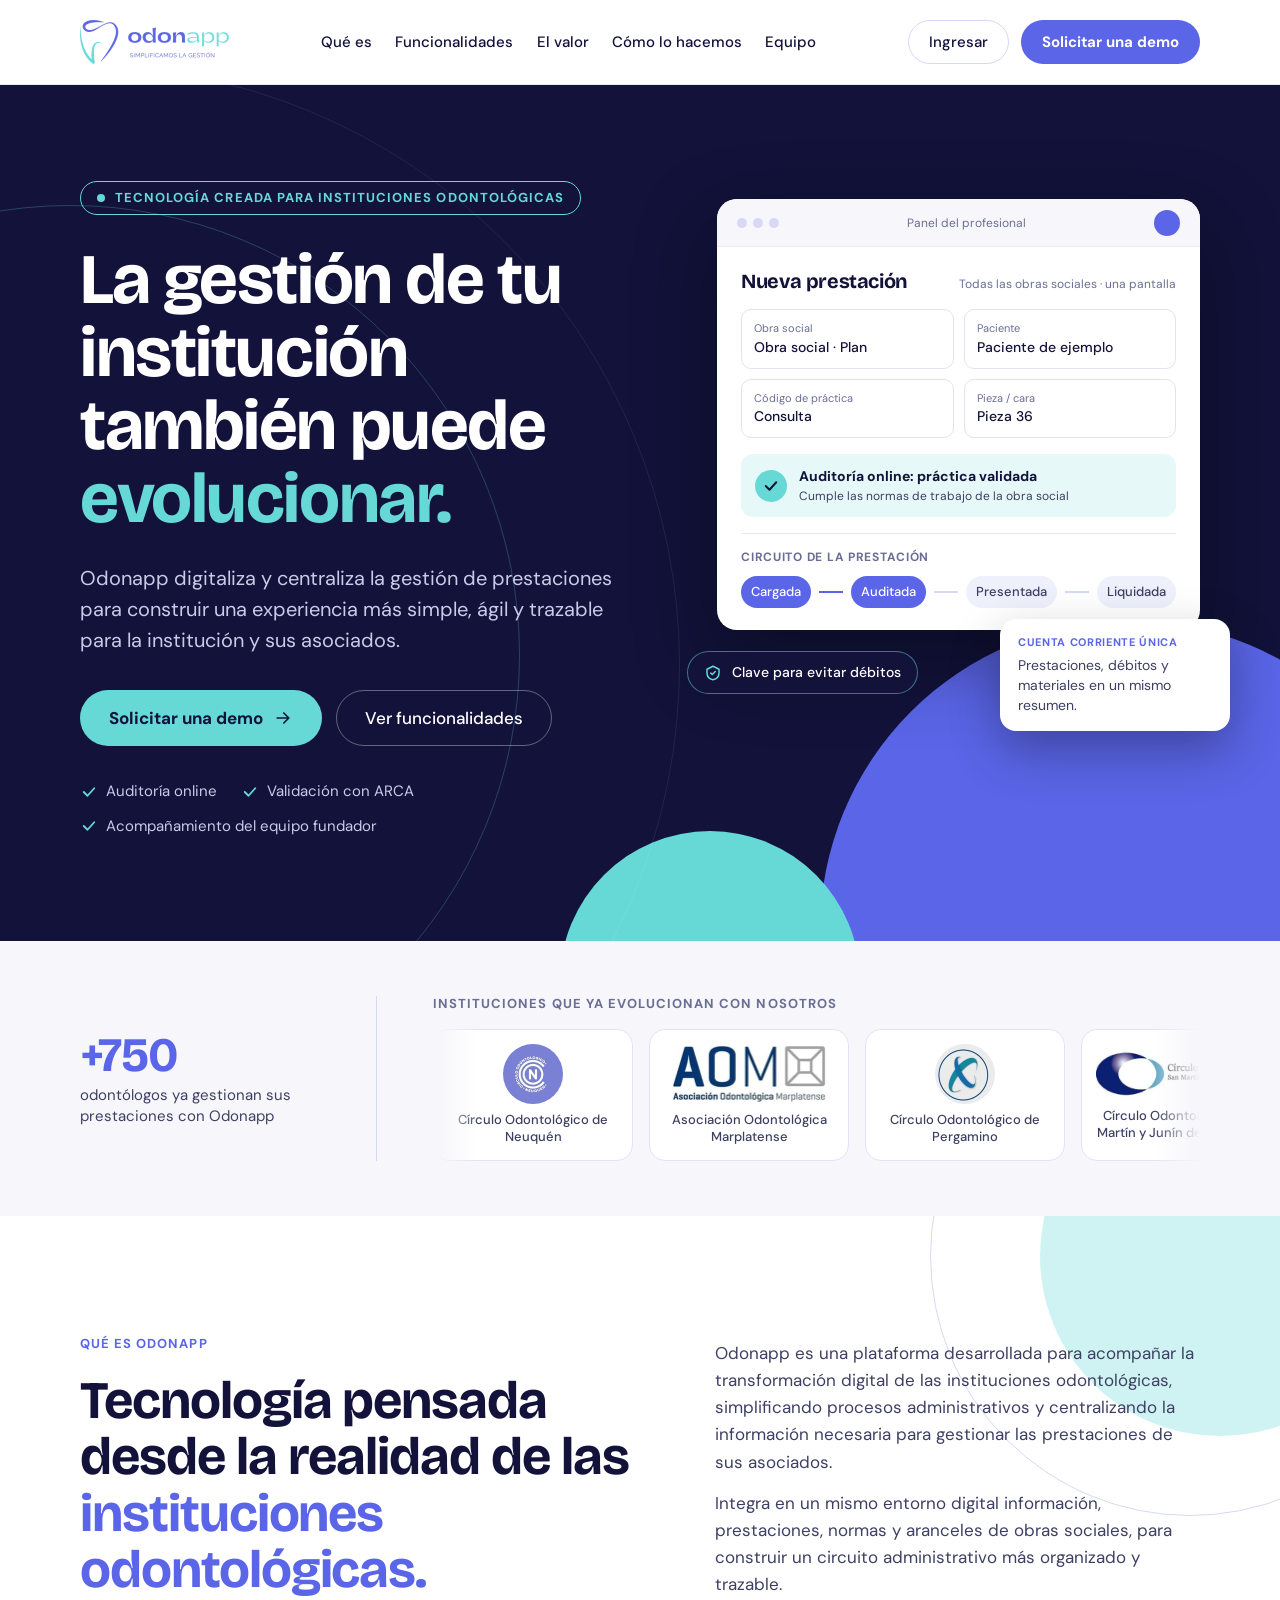
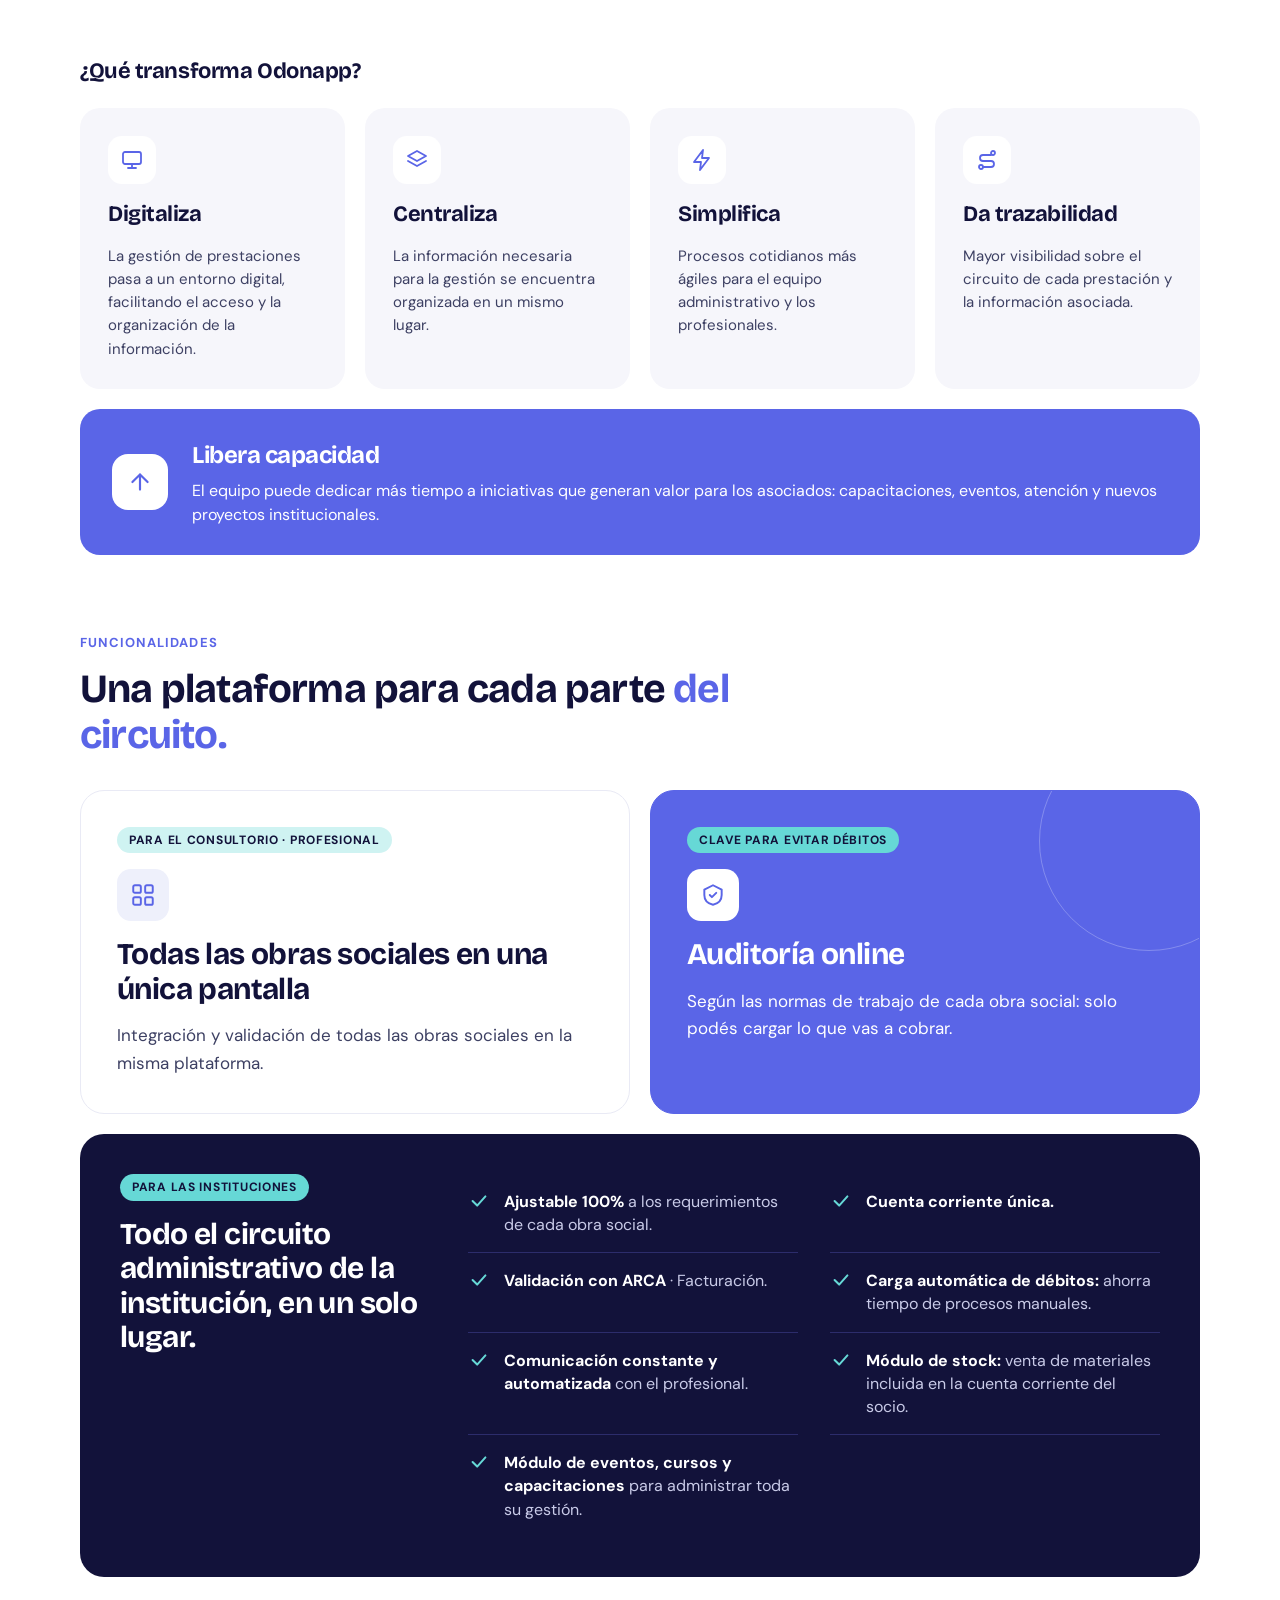
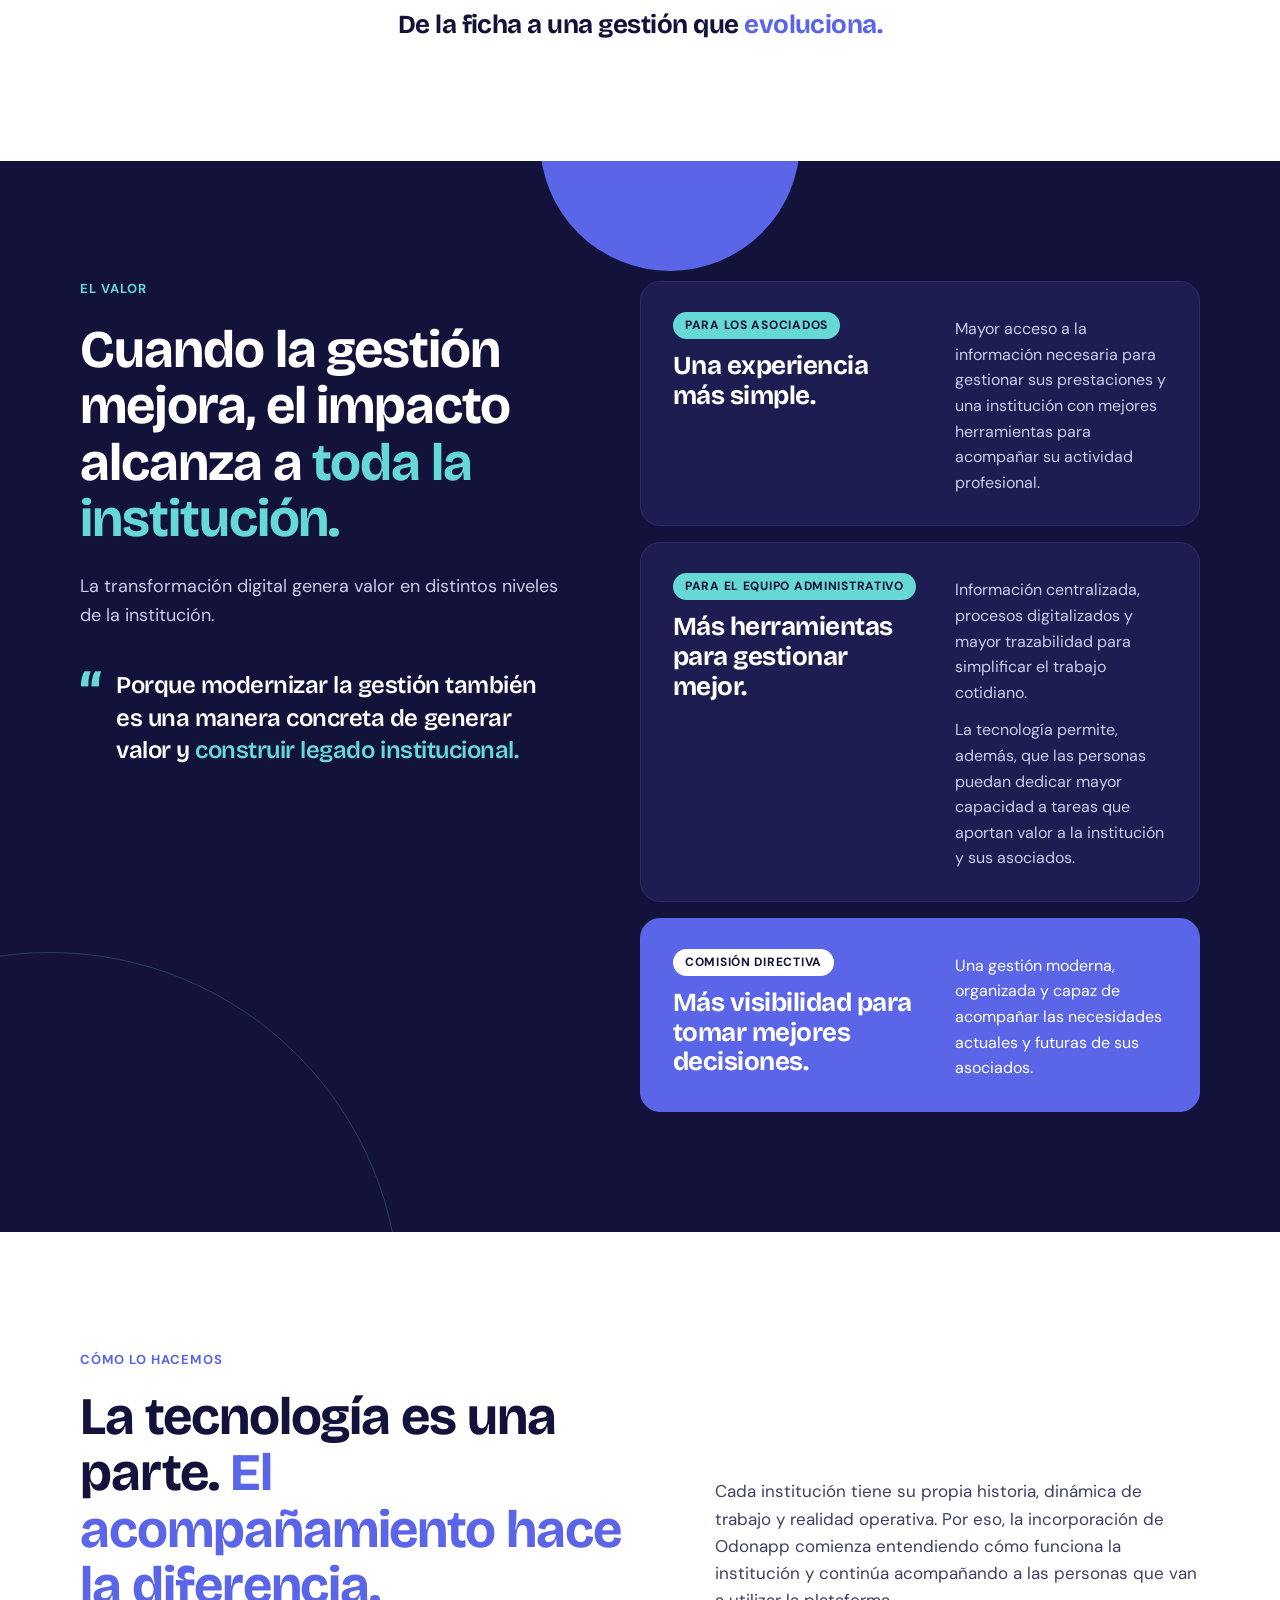
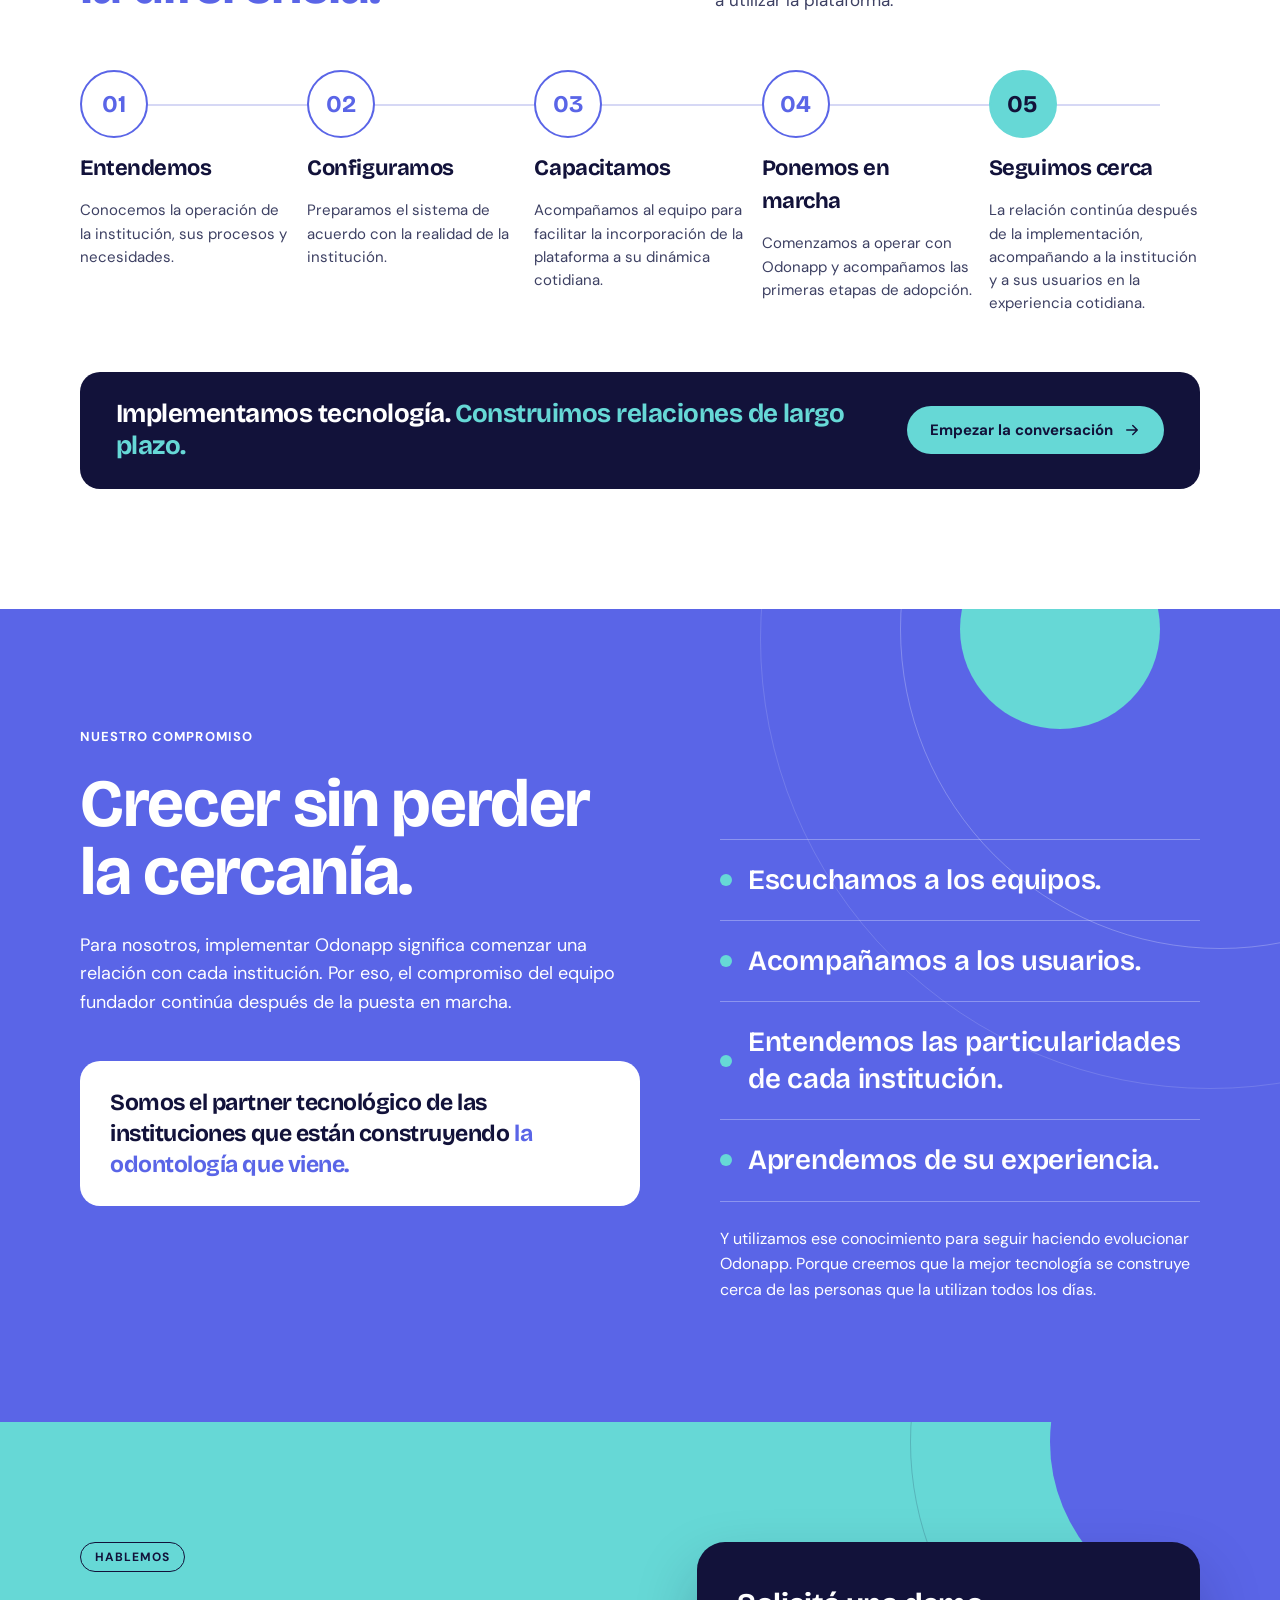
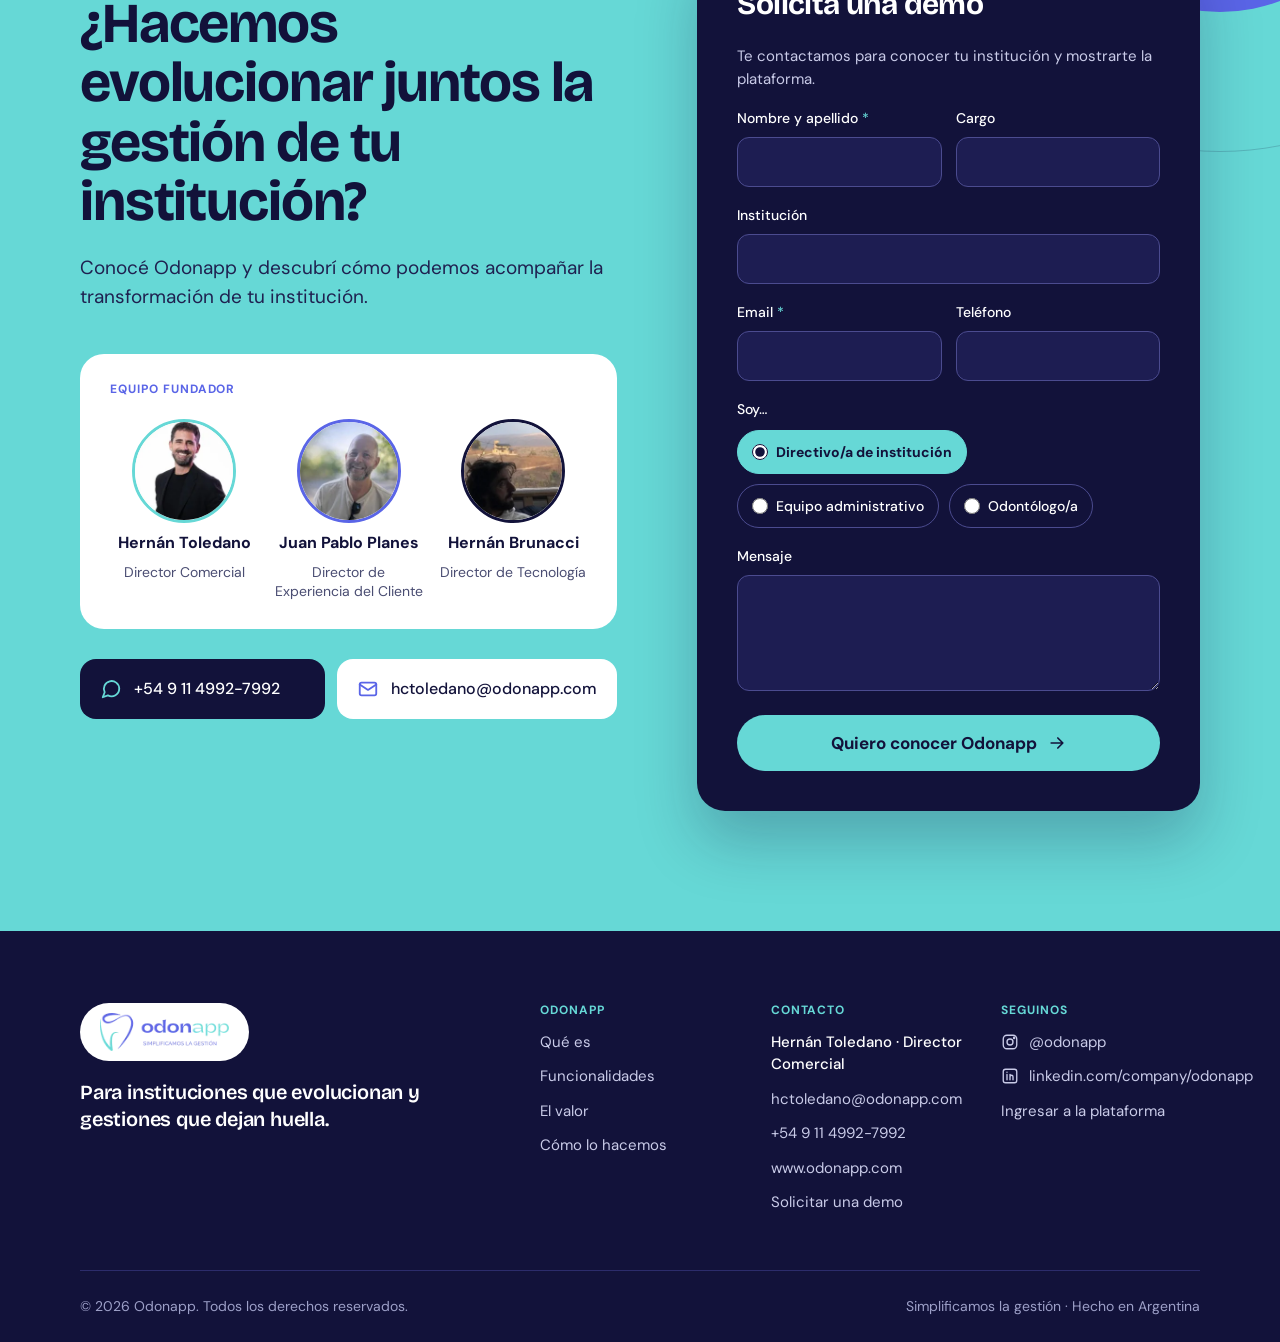
<file: index.html>
<!DOCTYPE html>
<html lang="es" class="no-js">
<head>
<!-- Google Tag Manager -->
<script>(function(w,d,s,l,i){w[l]=w[l]||[];w[l].push({'gtm.start':
new Date().getTime(),event:'gtm.js'});var f=d.getElementsByTagName(s)[0],
j=d.createElement(s),dl=l!='dataLayer'?'&l='+l:'';j.async=true;j.src=
'https://www.googletagmanager.com/gtm.js?id='+i+dl;f.parentNode.insertBefore(j,f);
})(window,document,'script','dataLayer','GTM-MB8L476S');</script>
<!-- End Google Tag Manager -->
  <meta charset="UTF-8">
  <meta name="viewport" content="width=device-width, initial-scale=1">
  <script>document.documentElement.className = 'js';</script>
  <title>Odonapp — Tecnología para instituciones odontológicas</title>
  <meta name="description" content="Odonapp digitaliza y centraliza la gestión de prestaciones para construir una experiencia más simple, ágil y trazable para la institución y sus asociados.">
  <link rel="canonical" href="https://www.odonapp.com/">
  <meta name="theme-color" content="#12123A">
  <meta name="facebook-domain-verification" content="zenqh22nkofqdijt4slrggcmgqp5b8" />

  <meta property="og:type" content="website">
  <meta property="og:locale" content="es_AR">
  <meta property="og:site_name" content="Odonapp">
  <meta property="og:url" content="https://www.odonapp.com/">
  <meta property="og:title" content="Odonapp — Tecnología para instituciones odontológicas">
  <meta property="og:description" content="Odonapp digitaliza y centraliza la gestión de prestaciones para construir una experiencia más simple, ágil y trazable para la institución y sus asociados.">
  <meta property="og:image" content="https://www.odonapp.com/images/og-odonapp.png">
  <meta property="og:image:width" content="1200">
  <meta property="og:image:height" content="630">
  <meta property="og:image:alt" content="Odonapp · Simplificamos la gestión">
  <meta name="twitter:card" content="summary_large_image">

  <link rel="icon" href="/favicon.ico" sizes="any">
  <link rel="icon" href="/favicon-32.png" type="image/png" sizes="32x32">
  <link rel="apple-touch-icon" href="/apple-touch-icon.png">

  <link rel="preconnect" href="https://fonts.googleapis.com">
  <link rel="preconnect" href="https://fonts.gstatic.com" crossorigin>
  <link rel="stylesheet" href="https://fonts.googleapis.com/css2?family=Bricolage+Grotesque:opsz,wght@12..96,600;12..96,700&family=DM+Sans:opsz,wght@9..40,400;9..40,500;9..40,700&display=swap">
  <link rel="stylesheet" href="styles.css?v=20261003">
</head>
<body>
<!-- Google Tag Manager (noscript) -->
<noscript><iframe src="https://www.googletagmanager.com/ns.html?id=GTM-MB8L476S"
height="0" width="0" style="display:none;visibility:hidden"></iframe></noscript>
<!-- End Google Tag Manager (noscript) -->

  <a class="skip-link" href="#contenido">Saltar al contenido</a>

  <!-- ===================== HEADER ===================== -->
  <header class="site-header" id="site-header">
    <div class="container site-header__inner">
      <a href="#top" class="site-header__logo" aria-label="Odonapp — inicio">
        <picture>
          <source srcset="images/odonapp-logo.webp" type="image/webp">
          <img src="images/odonapp-logo.png" alt="Odonapp · Simplificamos la gestión" width="298" height="88" fetchpriority="high">
        </picture>
      </a>
      <nav class="site-nav" aria-label="Principal">
        <a href="#que-es">Qué es</a>
        <a href="#funcionalidades">Funcionalidades</a>
        <a href="#valor">El valor</a>
        <a href="#como">Cómo lo hacemos</a>
        <a href="#equipo">Equipo</a>
      </nav>
      <div class="site-header__actions">
        <a class="btn btn--outline btn--sm site-header__login" href="https://www.odonapp.com">Ingresar</a>
        <a class="btn btn--indigo btn--sm" href="#contacto"><span class="hide-sm">Solicitar una demo</span><span class="show-sm">Demo</span></a>
        <button class="menu-toggle" type="button" aria-label="Abrir menú" aria-expanded="false" aria-controls="menu-mobile">
          <svg width="24" height="24" viewBox="0 0 24 24" fill="none" stroke="currentColor" stroke-width="2" stroke-linecap="round" aria-hidden="true"><path d="M4 7h16M4 12h16M4 17h16"/></svg>
        </button>
      </div>
    </div>
  </header>

  <!-- Menú mobile (overlay a pantalla completa) -->
  <div class="menu-mobile" id="menu-mobile" role="dialog" aria-modal="true" aria-label="Menú" hidden>
    <span class="deco deco--indigo menu-mobile__d1" aria-hidden="true"></span>
    <span class="deco deco--turquesa menu-mobile__d2" aria-hidden="true"></span>
    <div class="menu-mobile__top">
      <span class="logo-pill logo-pill--sm">
        <picture>
          <source srcset="images/odonapp-logo.webp" type="image/webp">
          <img src="images/odonapp-logo.png" alt="Odonapp" width="298" height="88" loading="lazy">
        </picture>
      </span>
      <button class="menu-mobile__close" type="button" aria-label="Cerrar menú">
        <svg width="24" height="24" viewBox="0 0 24 24" fill="none" stroke="currentColor" stroke-width="2" stroke-linecap="round" aria-hidden="true"><path d="M6 6l12 12M18 6L6 18"/></svg>
      </button>
    </div>
    <nav class="menu-mobile__nav" aria-label="Principal (mobile)">
      <a href="#que-es">Qué es</a>
      <a href="#funcionalidades">Funcionalidades</a>
      <a href="#valor">El valor</a>
      <a href="#como">Cómo lo hacemos</a>
      <a href="#equipo">Equipo</a>
    </nav>
    <div class="menu-mobile__actions">
      <a class="btn btn--turquesa btn--lg btn--block" href="#contacto">Solicitar una demo</a>
      <a class="btn btn--ghost-light btn--lg btn--block" href="https://www.odonapp.com">Ingresar a la plataforma</a>
    </div>
  </div>

  <main id="contenido">

    <!-- ===================== HERO ===================== -->
    <section id="top" class="hero section--navy">
      <span class="deco deco--indigo hero__d1" aria-hidden="true"></span>
      <span class="deco deco--turquesa hero__d2" aria-hidden="true"></span>
      <span class="deco deco--ring hero__d3" aria-hidden="true"></span>
      <span class="deco deco--ring-soft hero__d4" aria-hidden="true"></span>

      <div class="container hero__grid">
        <div class="hero__text">
          <p class="pill-tag">
            <span class="pill-tag__dot" aria-hidden="true"></span><span><span class="hide-sm">Tecnología creada</span><span class="show-sm">Creada</span> para instituciones odontológicas</span>
          </p>
          <h1>La gestión de tu institución también puede <span class="t-turquesa">evolucionar.</span></h1>
          <p class="hero__lead">Odonapp digitaliza y centraliza la gestión de prestaciones para construir una experiencia más simple, ágil y trazable para la institución y sus asociados.</p>
          <div class="hero__ctas">
            <a class="btn btn--turquesa btn--lg" href="#contacto">Solicitar una demo
              <svg width="20" height="20" viewBox="0 0 24 24" fill="none" stroke="currentColor" stroke-width="2" stroke-linecap="round" stroke-linejoin="round" aria-hidden="true"><path d="M5 12h14M13 6l6 6-6 6"/></svg></a>
            <a class="btn btn--ghost-light btn--lg" href="#funcionalidades">Ver funcionalidades</a>
          </div>
          <ul class="hero__checks">
            <li><svg width="18" height="18" viewBox="0 0 24 24" fill="none" stroke="currentColor" stroke-width="2.4" stroke-linecap="round" stroke-linejoin="round" aria-hidden="true"><path d="M5 12l5 5 9-10"/></svg>Auditoría online</li>
            <li><svg width="18" height="18" viewBox="0 0 24 24" fill="none" stroke="currentColor" stroke-width="2.4" stroke-linecap="round" stroke-linejoin="round" aria-hidden="true"><path d="M5 12l5 5 9-10"/></svg>Validación con ARCA</li>
            <li><svg width="18" height="18" viewBox="0 0 24 24" fill="none" stroke="currentColor" stroke-width="2.4" stroke-linecap="round" stroke-linejoin="round" aria-hidden="true"><path d="M5 12l5 5 9-10"/></svg>Acompañamiento del equipo fundador</li>
          </ul>
        </div>

        <!--
          Vista del producto (ilustrativa). Para reemplazarla por una captura real,
          cambiar el contenido de .hero__visual por:
          <picture><source srcset="images/captura.webp" type="image/webp">
          <img class="hero__shot" src="images/captura.png" alt="..." width="..." height="..."></picture>
        -->
        <div class="hero__visual">
          <div class="mock" role="img" aria-label="Vista ilustrativa del panel del profesional: carga de una nueva prestación validada por la auditoría online">
            <div class="mock__bar">
              <span class="mock__dots"><i></i><i></i><i></i></span>
              <span class="mock__title">Panel del profesional</span>
              <span class="mock__avatar"></span>
            </div>
            <div class="mock__body">
              <div class="mock__head">
                <span class="mock__h">Nueva prestación</span>
                <span class="mock__sub">Todas las obras sociales · una pantalla</span>
              </div>
              <div class="mock__fields">
                <div class="mock__field"><span>Obra social</span><b>Obra social · Plan</b></div>
                <div class="mock__field mock__extra"><span>Paciente</span><b>Paciente de ejemplo</b></div>
                <div class="mock__field"><span>Código de práctica</span><b>Consulta</b></div>
                <div class="mock__field mock__extra"><span>Pieza / cara</span><b>Pieza 36</b></div>
              </div>
              <div class="mock__ok">
                <span class="mock__ok-icon"><svg width="18" height="18" viewBox="0 0 24 24" fill="none" stroke="currentColor" stroke-width="2.6" stroke-linecap="round" stroke-linejoin="round"><path d="M5 12l5 5 9-10"/></svg></span>
                <span><b>Auditoría online: práctica validada</b><small>Cumple las normas de trabajo de la obra social</small></span>
              </div>
              <div class="mock__flow">
                <span class="mock__flow-label">Circuito de la prestación</span>
                <div class="mock__steps">
                  <span class="is-done">Cargada</span><i class="is-done"></i>
                  <span class="is-done">Auditada</span><i></i>
                  <span class="mock__extra">Presentada</span><i class="mock__extra"></i>
                  <span>Liquidada</span>
                </div>
              </div>
            </div>
          </div>
          <div class="float-card" aria-hidden="true">
            <span class="float-card__label">Cuenta corriente única</span>
            <span>Prestaciones, débitos y materiales en un mismo resumen.</span>
          </div>
          <div class="float-pill" aria-hidden="true">
            <svg width="18" height="18" viewBox="0 0 24 24" fill="none" stroke="currentColor" stroke-width="2" stroke-linecap="round" stroke-linejoin="round"><path d="M12 3l8 4v5c0 5-3.5 8-8 9-4.5-1-8-4-8-9V7l8-4z"/><path d="M9 12l2 2 4-4"/></svg>
            Clave para evitar débitos
          </div>
        </div>
      </div>
    </section>

    <!-- ===================== CLIENTES ===================== -->
    <section class="clientes section--lavanda" aria-labelledby="clientes-titulo">
      <div class="container clientes__grid">
        <p class="clientes__stat"><strong>+750</strong> <span>odontólogos ya gestionan sus prestaciones con Odonapp</span></p>
        <div class="clientes__right">
          <h2 class="eyebrow eyebrow--muted" id="clientes-titulo">Instituciones que ya evolucionan con nosotros</h2>
          <div class="clientes__carrusel">
          <ul class="clientes__list">
            <li class="cliente">
              <picture>
                <source srcset="images/clientes/circulo-neuquen.webp" type="image/webp">
                <img class="cliente__logo cliente__logo--round" src="images/clientes/circulo-neuquen.jpg" alt="Logo Círculo Odontológico de Neuquén" width="120" height="120" loading="lazy">
              </picture>
              <span>Círculo Odontológico de Neuquén</span>
            </li>
            <li class="cliente">
              <picture>
                <source srcset="images/clientes/aom-mar-del-plata.webp" type="image/webp">
                <img class="cliente__logo cliente__logo--wide" src="images/clientes/aom-mar-del-plata.jpg" alt="Logo Asociación Odontológica Marplatense" width="313" height="120" loading="lazy">
              </picture>
              <span>Asociación Odontológica Marplatense</span>
            </li>
            <li class="cliente">
              <picture>
                <source srcset="images/clientes/circulo-pergamino-colon-capitan-sarmiento.webp" type="image/webp">
                <img class="cliente__logo cliente__logo--round" src="images/clientes/circulo-pergamino-colon-capitan-sarmiento.jpg" alt="Logo Círculo Odontológico de Pergamino" width="120" height="120" loading="lazy">
              </picture>
              <span>Círculo Odontológico de Pergamino</span>
            </li>
            <li class="cliente">
              <picture>
                <source srcset="images/clientes/circulo-san-martin-junin-de-los-andes.webp" type="image/webp">
                <img class="cliente__logo cliente__logo--wide cliente__logo--smj" src="images/clientes/circulo-san-martin-junin-de-los-andes.jpg" alt="Logo Círculo Odontológico San Martín y Junín de los Andes" width="426" height="120" loading="lazy">
              </picture>
              <span>Círculo Odontológico San Martín y Junín de los Andes</span>
            </li>
            <li class="cliente">
              <img class="cliente__logo cliente__logo--round" src="images/clientes/circulo-colon.svg" alt="Círculo Odontológico de Colón" width="120" height="120" loading="lazy">
              <span>Círculo Odontológico de Colón</span>
            </li>
            <li class="cliente">
              <img class="cliente__logo cliente__logo--round" src="images/clientes/circulo-capitan-sarmiento.svg" alt="Círculo Odontológico de Capitán Sarmiento" width="120" height="120" loading="lazy">
              <span>Círculo Odontológico de Capitán Sarmiento</span>
            </li>
          </ul>
          </div>
        </div>
      </div>
    </section>

    <!-- ===================== 01 QUÉ ES + FUNCIONALIDADES ===================== -->
    <section id="que-es" class="section que-es">
      <span class="deco deco--turquesa-claro que-es__d1" aria-hidden="true"></span>
      <span class="deco deco--ring-lavanda que-es__d2" aria-hidden="true"></span>
      <div class="container">
        <div class="split">
          <div class="split__main">
            <p class="eyebrow">Qué es Odonapp</p>
            <h2>Tecnología pensada desde la realidad de las <span class="t-indigo">instituciones odontológicas.</span></h2>
          </div>
          <div class="split__side prose">
            <p>Odonapp es una plataforma desarrollada para acompañar la transformación digital de las instituciones odontológicas, simplificando procesos administrativos y centralizando la información necesaria para gestionar las prestaciones de sus asociados.</p>
            <p>Integra en un mismo entorno digital información, prestaciones, normas y aranceles de obras sociales, para construir un circuito administrativo más organizado y trazable.</p>
          </div>
        </div>

        <h3 class="que-es__sub">¿Qué transforma Odonapp?</h3>
        <ul class="transforma">
          <li class="card-soft">
            <span class="icon-box"><svg width="24" height="24" viewBox="0 0 24 24" fill="none" stroke="currentColor" stroke-width="1.8" stroke-linecap="round" stroke-linejoin="round" aria-hidden="true"><rect x="3" y="4" width="18" height="12" rx="2"/><path d="M8 20h8M12 16v4"/></svg></span>
            <div><h4>Digitaliza</h4><p>La gestión de prestaciones pasa a un entorno digital, facilitando el acceso y la organización de la información.</p></div>
          </li>
          <li class="card-soft">
            <span class="icon-box"><svg width="24" height="24" viewBox="0 0 24 24" fill="none" stroke="currentColor" stroke-width="1.8" stroke-linecap="round" stroke-linejoin="round" aria-hidden="true"><path d="M12 3l9 5-9 5-9-5 9-5z"/><path d="M3 13l9 5 9-5"/></svg></span>
            <div><h4>Centraliza</h4><p>La información necesaria para la gestión se encuentra organizada en un mismo lugar.</p></div>
          </li>
          <li class="card-soft">
            <span class="icon-box"><svg width="24" height="24" viewBox="0 0 24 24" fill="none" stroke="currentColor" stroke-width="1.8" stroke-linecap="round" stroke-linejoin="round" aria-hidden="true"><path d="M13 2L4 14h7l-1 8 9-12h-7l1-8z"/></svg></span>
            <div><h4>Simplifica</h4><p>Procesos cotidianos más ágiles para el equipo administrativo y los profesionales.</p></div>
          </li>
          <li class="card-soft">
            <span class="icon-box"><svg width="24" height="24" viewBox="0 0 24 24" fill="none" stroke="currentColor" stroke-width="1.8" stroke-linecap="round" stroke-linejoin="round" aria-hidden="true"><circle cx="6" cy="19" r="2"/><circle cx="18" cy="5" r="2"/><path d="M8 19h8a3 3 0 0 0 0-6H8a3 3 0 0 1 0-6h8"/></svg></span>
            <div><h4>Da trazabilidad</h4><p>Mayor visibilidad sobre el circuito de cada prestación y la información asociada.</p></div>
          </li>
        </ul>
        <div class="libera">
          <span class="icon-box icon-box--lg"><svg width="26" height="26" viewBox="0 0 24 24" fill="none" stroke="currentColor" stroke-width="2" stroke-linecap="round" stroke-linejoin="round" aria-hidden="true"><path d="M12 19V5M5 12l7-7 7 7"/></svg></span>
          <div>
            <h4>Libera capacidad</h4>
            <p>El equipo puede dedicar más tiempo a iniciativas que generan valor para los asociados: capacitaciones, eventos, atención y nuevos proyectos institucionales.</p>
          </div>
        </div>

        <div id="funcionalidades" class="funcionalidades">
          <div class="func__header">
            <p class="eyebrow">Funcionalidades</p>
            <h3 class="func__h">Una plataforma para cada parte <span class="t-indigo">del circuito.</span></h3>
          </div>

          <div class="func__cards">
            <article class="func-card">
              <span class="chip chip--turquesa-claro">Para el consultorio · profesional</span>
              <span class="icon-box icon-box--tint icon-box--lg hide-sm"><svg width="26" height="26" viewBox="0 0 24 24" fill="none" stroke="currentColor" stroke-width="1.8" stroke-linecap="round" stroke-linejoin="round" aria-hidden="true"><rect x="3" y="3" width="7" height="7" rx="1.5"/><rect x="14" y="3" width="7" height="7" rx="1.5"/><rect x="3" y="14" width="7" height="7" rx="1.5"/><rect x="14" y="14" width="7" height="7" rx="1.5"/></svg></span>
              <h4>Todas las obras sociales en una única pantalla</h4>
              <p>Integración y validación de todas las obras sociales en la misma plataforma.</p>
            </article>
            <article class="func-card func-card--indigo">
              <span class="deco deco--ring-white func-card__ring" aria-hidden="true"></span>
              <span class="chip chip--turquesa">Clave para evitar débitos</span>
              <span class="icon-box icon-box--lg hide-sm"><svg width="26" height="26" viewBox="0 0 24 24" fill="none" stroke="currentColor" stroke-width="1.8" stroke-linecap="round" stroke-linejoin="round" aria-hidden="true"><path d="M12 3l8 4v5c0 5-3.5 8-8 9-4.5-1-8-4-8-9V7l8-4z"/><path d="M9 12l2 2 4-4"/></svg></span>
              <h4>Auditoría online</h4>
              <p>Según las normas de trabajo de cada obra social: solo podés cargar lo que vas a cobrar.</p>
            </article>
          </div>

          <div class="inst">
            <div class="inst__head">
              <span class="chip chip--turquesa">Para las instituciones</span>
              <h4>Todo el circuito administrativo de la institución, en un solo lugar.</h4>
            </div>
            <ul class="inst__list">
              <li><b>Ajustable 100%</b> a los requerimientos de cada obra social.</li>
              <li><b>Cuenta corriente única.</b></li>
              <li><b>Validación con ARCA</b> · Facturación.</li>
              <li><b>Carga automática de débitos:</b> ahorra tiempo de procesos manuales.</li>
              <li><b>Comunicación constante y automatizada</b> con el profesional.</li>
              <li><b>Módulo de stock:</b> venta de materiales incluida en la cuenta corriente del socio.</li>
              <li><b>Módulo de eventos, cursos y capacitaciones</b> para administrar toda su gestión.</li>
            </ul>
          </div>
        </div>

        <p class="tagline">De la ficha a una gestión que <span class="t-indigo">evoluciona.</span></p>
      </div>
    </section>

    <!-- ===================== 02 EL VALOR ===================== -->
    <section id="valor" class="section section--navy valor">
      <span class="deco deco--indigo valor__d1" aria-hidden="true"></span>
      <span class="deco deco--ring valor__d2" aria-hidden="true"></span>
      <div class="container valor__grid">
        <div class="valor__intro">
          <p class="eyebrow eyebrow--turquesa">El valor</p>
          <h2>Cuando la gestión mejora, el impacto alcanza a <span class="t-turquesa">toda la institución.</span></h2>
          <p class="lead">La transformación digital genera valor en distintos niveles de la institución.</p>
        </div>
        <ul class="valor__cards">
          <li class="valor-card">
            <div class="valor-card__head">
              <span class="chip chip--turquesa">Para los asociados</span>
              <h3>Una experiencia más simple.</h3>
            </div>
            <div class="valor-card__body">
              <p>Mayor acceso a la información necesaria para gestionar sus prestaciones y una institución con mejores herramientas para acompañar su actividad profesional.</p>
            </div>
          </li>
          <li class="valor-card">
            <div class="valor-card__head">
              <span class="chip chip--turquesa">Para el equipo administrativo</span>
              <h3>Más herramientas para gestionar mejor.</h3>
            </div>
            <div class="valor-card__body">
              <p>Información centralizada, procesos digitalizados y mayor trazabilidad para simplificar el trabajo cotidiano.</p>
              <p>La tecnología permite, además, que las personas puedan dedicar mayor capacidad a tareas que aportan valor a la institución y sus asociados.</p>
            </div>
          </li>
          <li class="valor-card valor-card--indigo">
            <div class="valor-card__head">
              <span class="chip chip--white">Comisión Directiva</span>
              <h3>Más visibilidad para tomar mejores decisiones.</h3>
            </div>
            <div class="valor-card__body">
              <p>Una gestión moderna, organizada y capaz de acompañar las necesidades actuales y futuras de sus asociados.</p>
            </div>
          </li>
        </ul>
        <blockquote class="valor__quote">
          <span class="valor__quote-mark" aria-hidden="true">“</span>
          <p>Porque modernizar la gestión también es una manera concreta de generar valor y <span class="t-turquesa">construir legado institucional.</span></p>
        </blockquote>
      </div>
    </section>

    <!-- ===================== 03 CÓMO LO HACEMOS ===================== -->
    <section id="como" class="section como">
      <div class="container">
        <div class="split">
          <div class="split__main">
            <p class="eyebrow">Cómo lo hacemos</p>
            <h2>La tecnología es una parte. <span class="t-indigo">El acompañamiento hace la diferencia.</span></h2>
          </div>
          <p class="split__side prose">Cada institución tiene su propia historia, dinámica de trabajo y realidad operativa. Por eso, la incorporación de Odonapp comienza entendiendo cómo funciona la institución y continúa acompañando a las personas que van a utilizar la plataforma.</p>
        </div>
        <ol class="pasos">
          <li class="paso"><span class="paso__num" aria-hidden="true">01</span><div><h3>Entendemos</h3><p>Conocemos la operación de la institución, sus procesos y necesidades.</p></div></li>
          <li class="paso"><span class="paso__num" aria-hidden="true">02</span><div><h3>Configuramos</h3><p>Preparamos el sistema de acuerdo con la realidad de la institución.</p></div></li>
          <li class="paso"><span class="paso__num" aria-hidden="true">03</span><div><h3>Capacitamos</h3><p>Acompañamos al equipo para facilitar la incorporación de la plataforma a su dinámica cotidiana.</p></div></li>
          <li class="paso"><span class="paso__num" aria-hidden="true">04</span><div><h3>Ponemos en marcha</h3><p>Comenzamos a operar con Odonapp y acompañamos las primeras etapas de adopción.</p></div></li>
          <li class="paso paso--destacado"><span class="paso__num" aria-hidden="true">05</span><div><h3>Seguimos cerca</h3><p>La relación continúa después de la implementación, acompañando a la institución y a sus usuarios en la experiencia cotidiana.</p></div></li>
        </ol>
        <div class="banda">
          <p>Implementamos tecnología. <span class="t-turquesa">Construimos relaciones de largo plazo.</span></p>
          <a class="btn btn--turquesa" href="#contacto">Empezar la conversación
            <svg width="18" height="18" viewBox="0 0 24 24" fill="none" stroke="currentColor" stroke-width="2" stroke-linecap="round" stroke-linejoin="round" aria-hidden="true"><path d="M5 12h14M13 6l6 6-6 6"/></svg></a>
        </div>
      </div>
    </section>

    <!-- ===================== 04 COMPROMISO ===================== -->
    <section id="compromiso" class="section section--indigo compromiso">
      <span class="deco deco--turquesa compromiso__d1" aria-hidden="true"></span>
      <span class="deco deco--ring-white compromiso__d2" aria-hidden="true"></span>
      <span class="deco deco--ring-white-soft compromiso__d3" aria-hidden="true"></span>
      <div class="container compromiso__grid">
        <div class="compromiso__intro">
          <p class="eyebrow eyebrow--white">Nuestro compromiso</p>
          <h2 class="compromiso__h2">Crecer sin perder la cercanía.</h2>
          <p class="lead">Para nosotros, implementar Odonapp significa comenzar una relación con cada institución. Por eso, el compromiso del equipo fundador continúa después de la puesta en marcha.</p>
        </div>
        <div class="compromiso__side">
          <ul class="compromiso__list">
            <li>Escuchamos a los equipos.</li>
            <li>Acompañamos a los usuarios.</li>
            <li>Entendemos las particularidades de cada institución.</li>
            <li>Aprendemos de su experiencia.</li>
          </ul>
          <p>Y utilizamos ese conocimiento para seguir haciendo evolucionar Odonapp. Porque creemos que la mejor tecnología se construye cerca de las personas que la utilizan todos los días.</p>
        </div>
        <p class="compromiso__card">Somos el partner tecnológico de las instituciones que están construyendo <span class="t-indigo">la odontología que viene.</span></p>
      </div>
    </section>

    <!-- ===================== HABLEMOS ===================== -->
    <section id="contacto" class="section section--turquesa contacto">
      <span class="deco deco--indigo contacto__d1" aria-hidden="true"></span>
      <span class="deco deco--ring-navy contacto__d2" aria-hidden="true"></span>
      <div class="container contacto__grid">
        <div class="contacto__info">
          <p class="pill-outline">Hablemos</p>
          <h2 class="contacto__h2">¿Hacemos evolucionar juntos la gestión de tu institución?</h2>
          <p class="contacto__lead">Conocé Odonapp y descubrí cómo podemos acompañar la transformación de tu institución.</p>

          <div id="equipo" class="equipo">
            <h3 class="eyebrow eyebrow--plain eyebrow--sm">Equipo fundador</h3>
            <ul class="equipo__list">
              <li>
                <picture>
                  <source srcset="images/equipo/hernan-toledano.webp" type="image/webp">
                  <img class="equipo__foto equipo__foto--turquesa" src="images/equipo/hernan-toledano.jpg" alt="Hernán Toledano" width="208" height="208" loading="lazy">
                </picture>
                <b>Hernán Toledano</b>
                <span>Director Comercial</span>
              </li>
              <li>
                <picture>
                  <source srcset="images/equipo/juan-pablo-planes.webp" type="image/webp">
                  <img class="equipo__foto equipo__foto--indigo" src="images/equipo/juan-pablo-planes.jpg" alt="Juan Pablo Planes" width="208" height="208" loading="lazy">
                </picture>
                <b>Juan Pablo Planes</b>
                <span>Director de Experiencia del Cliente</span>
              </li>
              <li>
                <picture>
                  <source srcset="images/equipo/hernan-brunacci.webp" type="image/webp">
                  <img class="equipo__foto equipo__foto--navy" src="images/equipo/hernan-brunacci.jpg" alt="Hernán Brunacci" width="208" height="208" loading="lazy">
                </picture>
                <b>Hernán Brunacci</b>
                <span>Director de Tecnología</span>
              </li>
            </ul>
          </div>

          <div class="contacto__links">
            <a class="contact-btn contact-btn--navy" href="https://wa.me/5491149927992" target="_blank" rel="noopener">
              <svg width="22" height="22" viewBox="0 0 24 24" fill="none" stroke="currentColor" stroke-width="2" stroke-linecap="round" stroke-linejoin="round" aria-hidden="true"><path d="M21 11.5a8.4 8.4 0 0 1-12.4 7.4L3 21l2.1-5.5A8.4 8.4 0 1 1 21 11.5z"/></svg>
              <span><span class="visually-hidden">WhatsApp: </span>+54 9 11 4992-7992</span></a>
            <a class="contact-btn contact-btn--white" href="mailto:hctoledano@odonapp.com">
              <svg width="22" height="22" viewBox="0 0 24 24" fill="none" stroke="currentColor" stroke-width="2" stroke-linecap="round" stroke-linejoin="round" aria-hidden="true"><rect x="3" y="5" width="18" height="14" rx="2"/><path d="M3 7l9 6 9-6"/></svg>
              <span><span class="visually-hidden">Email: </span>hctoledano@odonapp.com</span></a>
          </div>
        </div>

        <!--
          Envío: POST a /api/contacto (servicio odonapp_contacto en el server, ver
          /home/cop/odonapp_contacto). Manda la consulta al equipo y una confirmación al visitante.
        -->
        <form class="demo-form" id="demo-form" action="/api/contacto" method="post" data-endpoint="/api/contacto" aria-labelledby="demo-titulo">
          <div class="demo-form__trampa" aria-hidden="true">
            <label for="f-sitio">No completar</label>
            <input id="f-sitio" name="sitio_web" type="text" tabindex="-1" autocomplete="off">
          </div>
          <h3 id="demo-titulo">Solicitá una demo</h3>
          <p class="demo-form__intro">Te contactamos para conocer tu institución y mostrarte la plataforma.</p>
          <div class="demo-form__row">
            <div class="field">
              <label for="f-nombre">Nombre y apellido <span class="req" aria-hidden="true">*</span></label>
              <input id="f-nombre" name="nombre" type="text" autocomplete="name" required>
            </div>
            <div class="field">
              <label for="f-cargo">Cargo</label>
              <input id="f-cargo" name="cargo" type="text" autocomplete="organization-title">
            </div>
          </div>
          <div class="field">
            <label for="f-institucion">Institución</label>
            <input id="f-institucion" name="institucion" type="text" autocomplete="organization">
          </div>
          <div class="demo-form__row">
            <div class="field">
              <label for="f-email">Email <span class="req" aria-hidden="true">*</span></label>
              <input id="f-email" name="email" type="email" autocomplete="email" required>
            </div>
            <div class="field">
              <label for="f-telefono">Teléfono</label>
              <input id="f-telefono" name="telefono" type="tel" autocomplete="tel">
            </div>
          </div>
          <fieldset class="field perfil">
            <legend>Soy…</legend>
            <div class="perfil__options">
              <label class="perfil__opt"><input type="radio" name="perfil" value="Directivo/a de institución" checked>Directivo/a de institución</label>
              <label class="perfil__opt"><input type="radio" name="perfil" value="Equipo administrativo">Equipo administrativo</label>
              <label class="perfil__opt"><input type="radio" name="perfil" value="Odontólogo/a">Odontólogo/a</label>
            </div>
          </fieldset>
          <div class="field">
            <label for="f-mensaje">Mensaje</label>
            <textarea id="f-mensaje" name="mensaje" rows="4"></textarea>
          </div>
          <button class="btn btn--turquesa btn--lg btn--block demo-form__submit" type="submit">
            <span class="demo-form__submit-text">Quiero conocer Odonapp</span>
            <svg width="20" height="20" viewBox="0 0 24 24" fill="none" stroke="currentColor" stroke-width="2" stroke-linecap="round" stroke-linejoin="round" aria-hidden="true"><path d="M5 12h14M13 6l6 6-6 6"/></svg>
          </button>
          <p class="demo-form__status" role="status" aria-live="polite"></p>
          <noscript><p class="demo-form__status is-error">Para enviar el formulario necesitás tener JavaScript activado. También podés escribirnos a <a href="mailto:hctoledano@odonapp.com">hctoledano@odonapp.com</a>.</p></noscript>
        </form>
      </div>
    </section>

  </main>

  <!-- ===================== FOOTER ===================== -->
  <footer class="site-footer">
    <div class="container">
      <div class="site-footer__top">
        <div class="site-footer__brand">
          <span class="logo-pill">
            <picture>
              <source srcset="images/odonapp-logo.webp" type="image/webp">
              <img src="images/odonapp-logo.png" alt="Odonapp" width="298" height="88" loading="lazy">
            </picture>
          </span>
          <p>Para instituciones que evolucionan y gestiones que dejan huella.</p>
        </div>
        <div class="site-footer__cols">
          <nav class="site-footer__col" aria-labelledby="ft-odonapp">
            <h2 id="ft-odonapp">Odonapp</h2>
            <a href="#que-es">Qué es</a>
            <a href="#funcionalidades">Funcionalidades</a>
            <a href="#valor">El valor</a>
            <a href="#como">Cómo lo hacemos</a>
          </nav>
          <div class="site-footer__col site-footer__col--contacto">
            <h2>Contacto</h2>
            <span class="site-footer__name">Hernán Toledano · Director Comercial</span>
            <a href="mailto:hctoledano@odonapp.com">hctoledano@odonapp.com</a>
            <a href="https://wa.me/5491149927992" target="_blank" rel="noopener">+54 9 11 4992-7992</a>
            <a href="https://www.odonapp.com">www.odonapp.com</a>
            <a href="#contacto">Solicitar una demo</a>
          </div>
          <div class="site-footer__col">
            <h2>Seguinos</h2>
            <a class="site-footer__social" href="https://www.instagram.com/odonapp" target="_blank" rel="noopener">
              <svg width="18" height="18" viewBox="0 0 24 24" fill="none" stroke="currentColor" stroke-width="1.8" stroke-linecap="round" stroke-linejoin="round" aria-hidden="true"><rect x="3" y="3" width="18" height="18" rx="5"/><circle cx="12" cy="12" r="4"/><circle cx="17.5" cy="6.5" r="0.8"/></svg>
              <span><span class="visually-hidden">Instagram </span>@odonapp</span></a>
            <a class="site-footer__social" href="https://linkedin.com/company/odonapp" target="_blank" rel="noopener">
              <svg width="18" height="18" viewBox="0 0 24 24" fill="none" stroke="currentColor" stroke-width="1.8" stroke-linecap="round" stroke-linejoin="round" aria-hidden="true"><rect x="3" y="3" width="18" height="18" rx="3"/><path d="M8 10v7M8 7v.01M12 17v-4a2 2 0 0 1 4 0v4M12 10v7"/></svg>
              <span class="solo-xl">linkedin.com/company/odonapp</span><span class="hasta-xl">LinkedIn</span></a>
            <a href="https://www.odonapp.com">Ingresar a la plataforma</a>
          </div>
        </div>
      </div>
      <div class="site-footer__bottom">
        <span>© 2026 Odonapp. Todos los derechos reservados.</span>
        <span>Simplificamos la gestión · Hecho en Argentina</span>
      </div>
    </div>
  </footer>

  <script src="scripts.js?v=20261014" defer></script>
</body>
</html>
</file>
<file: styles.css>
/* =========================================================
   Odonapp — home
   Breakpoints: <768 mobile · 768–1199 intermedio · ≥1200 escritorio
   ========================================================= */

:root {
  --navy: #12123A;
  --indigo: #5A65E7;
  --indigo-hover: #3F49C9;
  --turquesa: #66D8D6;
  --turquesa-claro: #CFF3F2;
  --lavanda: #F6F6FB;
  --lavanda-borde: #E1E3F4;
  --navy-card: #1D1D52;
  --navy-borde: #2C2C6B;
  --texto: #12123A;
  --texto-sec: #3D4063;
  --texto-suave: #6B6E94;
  --texto-sobre-oscuro: #C9CBE8;

  --borde-suave: #E9EAF5;
  --borde-btn: #D6D8F5;
  --tint: #EEF0FB;
  --input-borde: #4B4B8F;

  --font-display: 'Bricolage Grotesque', 'DM Sans', system-ui, sans-serif;
  --font-body: 'DM Sans', system-ui, -apple-system, 'Segoe UI', sans-serif;

  --gutter: 20px;
  --header-h: 64px;
  --section-py: 64px;
  --focus: var(--indigo);
}

@media (min-width: 768px) {
  :root { --gutter: 40px; --header-h: 76px; --section-py: 96px; }
}
@media (min-width: 1200px) {
  :root { --gutter: 80px; --header-h: 84px; --section-py: 120px; }
}

/* ---------- Base ---------- */
*, *::before, *::after { box-sizing: border-box; }

html { -webkit-text-size-adjust: 100%; }
@media (prefers-reduced-motion: no-preference) {
  html { scroll-behavior: smooth; }
}

body {
  margin: 0;
  font-family: var(--font-body);
  font-size: 16px;
  line-height: 1.5;
  color: var(--texto);
  background: #fff;
  -webkit-font-smoothing: antialiased;
  overflow-x: clip;
}
body.menu-abierto { overflow: hidden; }

h1, h2, h3, h4 {
  font-family: var(--font-display);
  font-weight: 700;
  letter-spacing: -0.02em;
  margin: 0;
}
p, ul, ol, blockquote, figure { margin: 0; }
ul, ol { padding: 0; list-style: none; }
img { display: block; max-width: 100%; }
svg { flex-shrink: 0; }
a { color: var(--indigo); text-decoration: none; }
a:hover { color: var(--indigo-hover); }
b, strong { font-weight: 700; }
[hidden] { display: none !important; }

:focus-visible {
  outline: 3px solid var(--focus);
  outline-offset: 3px;
  border-radius: 4px;
}

[id] { scroll-margin-top: var(--header-h); }

.visually-hidden {
  position: absolute !important;
  width: 1px; height: 1px;
  padding: 0; margin: -1px;
  overflow: hidden; clip: rect(0 0 0 0);
  white-space: nowrap; border: 0;
}

.skip-link {
  position: absolute;
  left: 16px; top: -100px;
  z-index: 200;
  padding: 12px 18px;
  border-radius: 999px;
  background: var(--navy);
  color: #fff;
  font-weight: 700;
}
.skip-link:focus { top: 12px; color: #fff; }

.show-sm { display: none; }
@media (max-width: 767.98px) {
  .hide-sm { display: none !important; }
  .show-sm { display: inline; }
}
.solo-xl { display: none; }
@media (min-width: 1200px) {
  .solo-xl { display: inline; }
  .hasta-xl { display: none; }
}

.container {
  width: 100%;
  max-width: 1440px;
  margin-inline: auto;
  padding-inline: var(--gutter);
}

.t-turquesa { color: var(--turquesa); }
.t-indigo { color: var(--indigo); }

/* ---------- Secciones y fondos ---------- */
.section {
  position: relative;
  overflow: hidden;
  padding-block: var(--section-py);
}
.section > .container,
.hero > .container { position: relative; z-index: 1; }

.section--navy { background: var(--navy); color: #fff; --focus: var(--turquesa); }
.section--lavanda { background: var(--lavanda); }
.section--indigo { background: var(--indigo); color: #fff; --focus: #fff; }
.section--turquesa { background: var(--turquesa); color: var(--navy); --focus: var(--navy); }

/* Motivo gráfico: círculos y anillos decorativos */
.deco {
  position: absolute;
  border-radius: 50%;
  pointer-events: none;
}
.deco--indigo { background: var(--indigo); }
.deco--turquesa { background: var(--turquesa); }
.deco--turquesa-claro { background: var(--turquesa-claro); }
.deco--ring { border: 1px solid rgba(102, 216, 214, 0.25); }
.deco--ring-soft { border: 1px solid rgba(255, 255, 255, 0.08); }
.deco--ring-lavanda { border: 1px solid var(--borde-btn); }
.deco--ring-white { border: 1px solid rgba(255, 255, 255, 0.25); }
.deco--ring-white-soft { border: 1px solid rgba(255, 255, 255, 0.14); }
.deco--ring-navy { border: 1px solid rgba(18, 18, 58, 0.18); }

/* ---------- Botones ---------- */
.btn {
  display: inline-flex;
  align-items: center;
  justify-content: center;
  gap: 10px;
  min-height: 48px;
  padding: 0 22px;
  border: 1.5px solid transparent;
  border-radius: 999px;
  font: 700 15px/1.2 var(--font-body);
  text-align: center;
  cursor: pointer;
  transition: background-color .15s, border-color .15s, color .15s, transform .15s;
}
.btn svg { transition: transform .15s; }
.btn:hover svg { transform: translateX(3px); }
.btn--sm { min-height: 44px; padding: 0 20px; }
.btn--lg { min-height: 56px; padding: 0 28px; font-size: 17px; }
.btn--block { width: 100%; }

.btn--turquesa { background: var(--turquesa); color: var(--navy); }
.btn--turquesa:hover { background: #8BE3E1; color: var(--navy); }
.btn--indigo { background: var(--indigo); color: #fff; }
.btn--indigo:hover { background: var(--indigo-hover); color: #fff; }
.btn--outline { border-color: var(--borde-btn); color: var(--navy); font-weight: 500; }
.btn--outline:hover { border-color: var(--indigo); color: var(--navy); }
.btn--ghost-light { border-color: rgba(255, 255, 255, 0.35); color: #fff; font-weight: 500; }
.btn--ghost-light:hover { border-color: #fff; background: rgba(255, 255, 255, 0.06); color: #fff; }

/* ---------- Piezas comunes ---------- */
.eyebrow {
  display: flex;
  align-items: center;
  gap: 10px;
  font: 700 12px/1.3 var(--font-body);
  letter-spacing: 0.08em;
  text-transform: uppercase;
  color: var(--indigo);
}
.eyebrow__num {
  padding: 3px 10px;
  border-radius: 999px;
  background: var(--indigo);
  color: #fff;
}
.eyebrow--turquesa { color: var(--turquesa); }
.eyebrow--turquesa .eyebrow__num { background: var(--turquesa); color: var(--navy); }
.eyebrow--white { color: #fff; }
.eyebrow--white .eyebrow__num { background: #fff; color: var(--indigo); }
.eyebrow--on-lavanda { color: var(--indigo-hover); }
.eyebrow--muted { color: var(--texto-suave); }
.eyebrow--sm { font-size: 11px; }
@media (min-width: 768px) {
  .eyebrow { font-size: 13px; }
  .eyebrow--sm { font-size: 12px; }
}

.section h2,
.hero h2 {
  font-size: clamp(32px, 2.4vw + 22px, 54px);
  line-height: 1.07;
}

.prose { display: flex; flex-direction: column; gap: 14px; font-size: 16px; line-height: 1.6; color: var(--texto-sec); }
.lead { font-size: 16px; line-height: 1.6; color: var(--texto-sobre-oscuro); }
@media (min-width: 768px) {
  .prose { font-size: 17px; }
  .lead { font-size: 18px; }
}

.chip {
  align-self: flex-start;
  display: inline-block;
  padding: 4px 10px;
  border-radius: 999px;
  font-size: 11px;
  font-weight: 700;
  letter-spacing: 0.06em;
  line-height: 1.4;
  text-transform: uppercase;
}
@media (min-width: 768px) {
  .chip { padding: 5px 12px; font-size: 12px; }
}
.chip--turquesa { background: var(--turquesa); color: var(--navy); }
.chip--turquesa-claro { background: var(--turquesa-claro); color: var(--navy); }
.chip--white { background: #fff; color: var(--navy); }
.chip--white-indigo { background: #fff; color: var(--indigo); text-transform: none; letter-spacing: 0; font-size: 12px; }

.icon-box {
  display: flex;
  align-items: center;
  justify-content: center;
  flex-shrink: 0;
  width: 44px; height: 44px;
  border-radius: 12px;
  background: #fff;
  color: var(--indigo);
}
.icon-box--tint { background: var(--tint); }
@media (min-width: 768px) {
  .icon-box { width: 48px; height: 48px; border-radius: 14px; }
  .icon-box--lg { width: 52px; height: 52px; }
}

.split {
  display: flex;
  flex-direction: column;
  gap: 20px;
}
.split__main { display: flex; flex-direction: column; gap: 20px; }
@media (max-width: 1199.98px) {
  .split__main, .split__side { max-width: 760px; }
}
@media (min-width: 1200px) {
  .split {
    display: grid;
    grid-template-columns: minmax(0, 8fr) minmax(0, 7fr);
    gap: 80px;
    align-items: end;
  }
}

.logo-pill {
  display: inline-flex;
  align-self: flex-start;
  padding: 8px 16px;
  border-radius: 999px;
  background: #fff;
}
.logo-pill img { height: 32px; width: auto; }
.logo-pill--sm { align-self: center; padding: 6px 14px; }
.logo-pill--sm img { height: 28px; }
@media (min-width: 768px) {
  .logo-pill:not(.logo-pill--sm) { padding: 10px 20px; }
  .logo-pill:not(.logo-pill--sm) img { height: 38px; }
}

/* =========================================================
   Header
   ========================================================= */
.site-header {
  position: sticky;
  top: 0;
  z-index: 50;
  background: #fff;
  border-bottom: 1px solid var(--borde-suave);
  transition: box-shadow .2s;
}
.site-header.is-scrolled { box-shadow: 0 6px 24px rgba(18, 18, 58, 0.08); }

.site-header__inner {
  height: var(--header-h);
  display: flex;
  align-items: center;
  justify-content: space-between;
  gap: 24px;
  padding-right: 16px;
}
@media (min-width: 768px) {
  .site-header__inner { padding-right: var(--gutter); }
}
.site-header__logo { display: flex; align-items: center; }
.site-header__logo img { height: 34px; width: auto; }
@media (min-width: 1200px) {
  .site-header__logo img { height: 44px; }
}

.site-nav { display: none; }
@media (min-width: 1200px) {
  .site-nav {
    display: flex;
    align-items: center;
    gap: clamp(16px, 1.8vw, 26px);
    font-size: 15px;
    font-weight: 500;
  }
  .site-nav a { color: var(--navy); padding: 6px 0; }
  .site-nav a:hover { color: var(--indigo); }
}

.site-header__actions { display: flex; align-items: center; gap: 8px; }
.site-header__actions .btn { font-size: 14px; }
.site-header__login { display: none; }
@media (min-width: 768px) {
  .site-header__actions { gap: 12px; }
  .site-header__actions .btn { font-size: 15px; }
  .site-header__login { display: inline-flex; }
}
@media (max-width: 767.98px) {
  .site-header__actions .btn--indigo { padding: 0 16px; }
}

.menu-toggle {
  display: flex;
  align-items: center;
  justify-content: center;
  width: 44px; height: 44px;
  border: 0;
  border-radius: 12px;
  background: transparent;
  color: var(--navy);
  cursor: pointer;
}
.menu-toggle:hover { background: var(--lavanda); }
@media (min-width: 1200px) {
  .menu-toggle { display: none; }
}

/* Menú mobile */
.menu-mobile {
  position: fixed;
  inset: 0;
  z-index: 100;
  display: flex;
  flex-direction: column;
  overflow: hidden auto;
  background: var(--navy);
  color: #fff;
  --focus: var(--turquesa);
}
.menu-mobile__d1 { width: 320px; height: 320px; right: -160px; bottom: -120px; }
.menu-mobile__d2 { width: 140px; height: 140px; left: -50px; bottom: 60px; }
.menu-mobile__top {
  position: relative;
  height: 64px;
  flex-shrink: 0;
  padding: 0 16px 0 20px;
  display: flex;
  align-items: center;
  justify-content: space-between;
}
.menu-mobile__close {
  display: flex;
  align-items: center;
  justify-content: center;
  width: 44px; height: 44px;
  border: 0;
  border-radius: 12px;
  background: transparent;
  color: #fff;
  cursor: pointer;
}
.menu-mobile__nav {
  position: relative;
  padding: 24px 20px 0;
  display: flex;
  flex-direction: column;
}
.menu-mobile__nav a {
  padding: 16px 0;
  border-bottom: 1px solid var(--navy-borde);
  font: 700 28px/1.2 var(--font-display);
  letter-spacing: -0.02em;
  color: #fff;
}
.menu-mobile__nav a:hover { color: var(--turquesa); }
.menu-mobile__actions {
  position: relative;
  margin-top: auto;
  padding: 32px 20px 36px;
  display: flex;
  flex-direction: column;
  gap: 12px;
}
@media (min-width: 768px) {
  .menu-mobile__top { height: var(--header-h); padding: 0 var(--gutter); }
  .menu-mobile__nav, .menu-mobile__actions { padding-inline: var(--gutter); }
}

/* =========================================================
   Hero
   ========================================================= */
.hero {
  position: relative;
  overflow: hidden;
  padding: 44px 0 56px;
}
.hero__d1 { width: 360px; height: 360px; right: -200px; bottom: -120px; }
.hero__d2 { width: 180px; height: 180px; left: -70px; bottom: 120px; }
.hero__d3 { width: 560px; height: 560px; left: -260px; top: 40px; border-color: rgba(102, 216, 214, 0.22); }
.hero__d4 { display: none; }

.hero__grid { display: flex; flex-direction: column; gap: 32px; }
.hero__text { display: flex; flex-direction: column; gap: 22px; }

.pill-tag {
  align-self: flex-start;
  display: flex;
  align-items: center;
  gap: 8px;
  min-height: 30px;
  padding: 4px 12px;
  border: 1px solid var(--turquesa);
  border-radius: 999px;
  color: var(--turquesa);
  font-size: 11px;
  font-weight: 700;
  letter-spacing: 0.06em;
  text-transform: uppercase;
}
.pill-tag__dot { width: 7px; height: 7px; border-radius: 50%; background: var(--turquesa); flex-shrink: 0; }

.hero h1 {
  font-size: clamp(42px, 3.2vw + 30px, 76px);
  line-height: 1.03;
  color: #fff;
}
.hero__lead { font-size: 17px; line-height: 1.55; color: var(--texto-sobre-oscuro); max-width: 560px; }

.hero__ctas { display: flex; flex-direction: column; gap: 12px; }
.hero__checks { display: flex; flex-direction: column; gap: 10px; color: var(--texto-sobre-oscuro); font-size: 15px; }
.hero__checks li { display: flex; align-items: center; gap: 8px; }
.hero__checks svg { color: var(--turquesa); }

@media (min-width: 768px) {
  .hero { padding: 72px 0 80px; }
  .pill-tag { min-height: 34px; padding: 4px 16px; gap: 10px; font-size: 13px; letter-spacing: 0.08em; }
  .pill-tag__dot { width: 8px; height: 8px; }
  .hero__text { gap: 26px; }
  .hero__lead { font-size: 19px; }
  .hero__ctas { flex-direction: row; flex-wrap: wrap; gap: 14px; margin-top: 6px; }
  .hero__checks { flex-direction: row; flex-wrap: wrap; gap: 12px 24px; margin-top: 6px; }
  .hero__d1 { width: 520px; height: 520px; right: -200px; bottom: -260px; }
  .hero__d2 { width: 240px; height: 240px; left: auto; right: 320px; bottom: -170px; }
  .hero__d3 { width: 800px; height: 800px; left: -360px; top: 100px; border-color: rgba(102, 216, 214, 0.25); }
}

@media (min-width: 1200px) {
  .hero { padding: 96px 0 104px; }
  .hero__grid {
    display: grid;
    grid-template-columns: minmax(0, 1.1fr) minmax(0, 1fr);
    gap: 64px;
  }
  .hero__text { gap: 28px; }
  .hero__lead { font-size: 20px; }
  .hero__d1 { width: 620px; height: 620px; right: -160px; bottom: -300px; }
  .hero__d2 { width: 300px; height: 300px; right: 420px; bottom: -190px; }
  .hero__d3 { width: 900px; height: 900px; left: -380px; top: 120px; }
  .hero__d4 { display: block; width: 1200px; height: 1200px; left: -520px; top: -20px; }
}

/* Vista ilustrativa del producto */
.hero__visual { position: relative; }
.hero__shot { width: 100%; height: auto; border-radius: 20px; box-shadow: 0 30px 80px rgba(0, 0, 0, 0.35); }

.mock {
  position: relative;
  max-width: 560px;
  overflow: hidden;
  border-radius: 18px;
  background: #fff;
  color: var(--navy);
  box-shadow: 0 24px 60px rgba(0, 0, 0, 0.35);
}
.mock__bar {
  height: 40px;
  padding: 0 16px;
  display: flex;
  align-items: center;
  justify-content: space-between;
  background: var(--lavanda);
  border-bottom: 1px solid var(--borde-suave);
}
.mock__dots { display: none; gap: 6px; }
.mock__dots i { width: 10px; height: 10px; border-radius: 50%; background: var(--borde-btn); }
.mock__title { font-size: 12px; color: var(--texto-suave); }
.mock__avatar { width: 22px; height: 22px; border-radius: 50%; background: var(--indigo); }
.mock__body { padding: 16px; display: flex; flex-direction: column; gap: 12px; }
.mock__head { display: flex; justify-content: space-between; align-items: baseline; gap: 12px; }
.mock__h { font: 700 18px/1.2 var(--font-display); letter-spacing: -0.02em; }
.mock__sub { display: none; font-size: 12px; color: var(--texto-suave); }
.mock__fields { display: grid; grid-template-columns: repeat(2, minmax(0, 1fr)); gap: 8px; }
.mock__field { border: 1px solid var(--lavanda-borde); border-radius: 10px; padding: 8px 10px; min-width: 0; }
.mock__field span { display: block; font-size: 11px; color: var(--texto-suave); }
.mock__field b { display: block; font-size: 13px; font-weight: 500; white-space: nowrap; overflow: hidden; text-overflow: ellipsis; }
.mock__ok { display: flex; align-items: center; gap: 10px; padding: 10px 12px; border-radius: 12px; background: #E6F8F7; }
.mock__ok-icon { width: 28px; height: 28px; flex-shrink: 0; border-radius: 50%; background: var(--turquesa); display: flex; align-items: center; justify-content: center; color: var(--navy); }
.mock__ok b { display: block; font-size: 13px; }
.mock__ok small { display: block; font-size: 12px; color: var(--texto-sec); }
.mock__flow { display: flex; flex-direction: column; gap: 10px; }
.mock__flow-label { display: none; font-size: 12px; font-weight: 700; color: var(--texto-suave); letter-spacing: 0.06em; text-transform: uppercase; }
.mock__steps { display: flex; align-items: center; gap: 6px; font-size: 11px; }
.mock__steps span { padding: 5px 8px; border-radius: 999px; background: var(--tint); color: var(--texto-sec); font-weight: 500; white-space: nowrap; }
.mock__steps span.is-done { background: var(--indigo); color: #fff; }
.mock__steps i { flex-grow: 1; height: 2px; background: var(--borde-btn); }
.mock__steps i.is-done { background: var(--indigo); }
.mock__extra { display: none; }

.float-card, .float-pill { display: none; }

@media (min-width: 768px) {
  .mock { border-radius: 20px; box-shadow: 0 30px 80px rgba(0, 0, 0, 0.35); }
  .mock__bar { height: 48px; padding: 0 20px; }
  .mock__dots { display: flex; }
  .mock__avatar { width: 26px; height: 26px; }
  .mock__body { padding: 22px 24px; gap: 16px; }
  .mock__h { font-size: 20px; }
  .mock__sub { display: inline; }
  .mock__fields { gap: 10px; }
  .mock__field { padding: 10px 12px; }
  .mock__field b { font-size: 14px; }
  .mock__extra { display: block; }
  .mock__steps span.mock__extra { display: inline; }
  .mock__ok { gap: 12px; padding: 12px 14px; }
  .mock__ok-icon { width: 32px; height: 32px; }
  .mock__ok b { font-size: 14px; }
  .mock__flow { border-top: 1px solid var(--borde-suave); padding-top: 14px; }
  .mock__flow-label { display: block; }
  .mock__steps { gap: 8px; font-size: 13px; }
  .mock__steps span { padding: 6px 10px; }
}

@media (min-width: 1200px) {
  .hero__visual { min-height: 560px; padding-top: 18px; }
  .mock { margin-left: 20px; }
  .float-card {
    position: absolute;
    right: -30px;
    top: 438px;
    width: 230px;
    display: flex;
    flex-direction: column;
    gap: 6px;
    padding: 16px 18px;
    border-radius: 16px;
    background: #fff;
    box-shadow: 0 20px 50px rgba(0, 0, 0, 0.3);
    font-size: 14px;
    line-height: 1.4;
    color: var(--texto-sec);
  }
  .float-card__label { font-size: 11px; font-weight: 700; color: var(--indigo); letter-spacing: 0.06em; text-transform: uppercase; }
  .float-pill {
    position: absolute;
    left: -10px;
    top: 470px;
    display: flex;
    align-items: center;
    gap: 10px;
    padding: 10px 16px;
    border: 1px solid rgba(102, 216, 214, 0.5);
    border-radius: 999px;
    background: var(--navy);
    color: #fff;
    font-size: 14px;
    font-weight: 500;
  }
  .float-pill svg { color: var(--turquesa); }
}

/* =========================================================
   Clientes
   ========================================================= */
.clientes { padding: 48px 0; }
.clientes__grid { display: flex; flex-direction: column; gap: 22px; }
.clientes__stat { display: flex; align-items: center; gap: 16px; }
.clientes__stat strong { font: 700 48px/1 var(--font-display); letter-spacing: -0.02em; color: var(--indigo); }
.clientes__stat span { font-size: 15px; line-height: 1.4; color: var(--texto-sec); }
.clientes__right { display: flex; flex-direction: column; gap: 16px; min-width: 0; }
.clientes__list { display: grid; grid-template-columns: repeat(2, minmax(0, 1fr)); gap: 12px; }

/* Carrusel: scripts.js duplica la lista y agrega .is-animado (salvo con movimiento reducido) */
.clientes__carrusel.is-animado {
  display: flex;
  overflow: hidden;
  -webkit-mask-image: linear-gradient(90deg, transparent, #000 6%, #000 94%, transparent);
  mask-image: linear-gradient(90deg, transparent, #000 6%, #000 94%, transparent);
}
.clientes__carrusel.is-animado .clientes__list {
  display: flex;
  flex-shrink: 0;
  gap: 0;
  animation: clientes-desliza 32s linear infinite;
}
.clientes__carrusel.is-animado .cliente { width: 168px; flex-shrink: 0; margin-right: 12px; }
.clientes__carrusel.is-animado:hover .clientes__list,
.clientes__carrusel.is-animado:focus-within .clientes__list { animation-play-state: paused; }
@keyframes clientes-desliza { to { transform: translateX(-100%); } }

.cliente {
  min-height: 136px;
  padding: 12px;
  display: flex;
  flex-direction: column;
  align-items: center;
  justify-content: center;
  gap: 8px;
  border: 1px solid var(--lavanda-borde);
  border-radius: 16px;
  background: #fff;
  font-size: 12px;
  font-weight: 500;
  line-height: 1.3;
  text-align: center;
  color: var(--texto-sec);
}
.cliente__logo { height: 50px; width: auto; object-fit: contain; }
.cliente__logo--round { width: 56px; height: 56px; border-radius: 50%; object-fit: cover; }
.cliente__logo--smj { height: 40px; }

@media (min-width: 768px) {
  .clientes__list { grid-template-columns: repeat(3, minmax(0, 1fr)); gap: 16px; }
  .clientes__carrusel.is-animado .cliente { width: 200px; margin-right: 16px; }
  .cliente { min-height: 120px; padding: 14px; font-size: 13px; }
  .cliente__logo { height: 60px; }
  .cliente__logo--round { width: 60px; height: 60px; }
  .cliente__logo--smj { height: 52px; }
}
@media (min-width: 1200px) {
  .clientes { padding: 55px 0; }
  .clientes__grid { flex-direction: row; align-items: center; gap: 56px; }
  .clientes__stat { flex-direction: column; align-items: flex-start; gap: 6px; width: 240px; flex-shrink: 0; }
  .clientes__right { flex-grow: 1; padding-left: 56px; border-left: 1px solid var(--borde-btn); }
}

/* =========================================================
   01 Qué es
   ========================================================= */
.que-es__d1 { width: 200px; height: 200px; right: -110px; top: -90px; }
.que-es__d2 { display: none; }
@media (min-width: 1200px) {
  .que-es__d1 { width: 360px; height: 360px; right: -120px; top: -140px; }
  .que-es__d2 { display: block; width: 520px; height: 520px; right: -170px; top: -220px; }
}

.que-es__sub { margin: 36px 0 20px; font-size: 20px; }
.transforma { display: grid; gap: 12px; }
.card-soft {
  display: flex;
  gap: 16px;
  padding: 20px;
  border-radius: 18px;
  background: var(--lavanda);
}
.card-soft > div { display: flex; flex-direction: column; gap: 6px; }
.card-soft h4 { font-size: 19px; }
.card-soft p { font-size: 15px; line-height: 1.5; color: var(--texto-sec); }

.libera {
  margin-top: 12px;
  display: flex;
  flex-direction: column;
  gap: 12px;
  padding: 22px;
  border-radius: 18px;
  background: var(--indigo);
  color: #fff;
}
.libera > div { display: flex; flex-direction: column; gap: 6px; }
.libera h4 { font-size: 21px; }
.libera p { font-size: 15px; line-height: 1.55; }

.tagline {
  margin-top: 28px;
  text-align: center;
  font: 700 22px/1.25 var(--font-display);
  letter-spacing: -0.02em;
}

@media (min-width: 768px) {
  .que-es__sub { margin: 48px 0 20px; font-size: 22px; }
  .transforma { grid-template-columns: repeat(2, minmax(0, 1fr)); gap: 20px; }
  .card-soft { flex-direction: column; gap: 14px; padding: 28px; border-radius: 20px; }
  .card-soft > div { gap: 14px; }
  .card-soft h4 { font-size: 22px; }
  .card-soft p { line-height: 1.55; }
  .libera { margin-top: 20px; flex-direction: row; align-items: center; gap: 24px; padding: 28px 32px; border-radius: 20px; }
  .libera .icon-box { width: 56px; height: 56px; border-radius: 16px; }
  .libera h4 { font-size: 24px; }
  .libera p { font-size: 16px; line-height: 1.5; }
  .tagline { margin-top: 32px; font-size: 26px; }
}
@media (min-width: 1200px) {
  .que-es__sub { margin-top: 56px; }
  .transforma { grid-template-columns: repeat(4, minmax(0, 1fr)); }
  .card-soft { min-height: 220px; }
}

/* =========================================================
   02 El valor
   ========================================================= */
.valor__d1 { width: 160px; height: 160px; right: -60px; top: -70px; }
.valor__d2 { display: none; }
@media (min-width: 1200px) {
  .valor__d1 { width: 260px; height: 260px; right: auto; left: calc(50% - 100px); top: -150px; }
  .valor__d2 { display: block; width: 700px; height: 700px; left: -300px; bottom: -420px; border-color: rgba(102, 216, 214, 0.22); }
}

.valor__grid {
  display: grid;
  grid-template-columns: minmax(0, 1fr);
  grid-template-areas: "intro" "cards" "quote";
  gap: 24px;
}
.valor__intro { grid-area: intro; display: flex; flex-direction: column; gap: 20px; }
.valor__cards { grid-area: cards; display: flex; flex-direction: column; gap: 12px; }
.valor__quote { grid-area: quote; display: flex; flex-direction: column; gap: 4px; margin-top: 8px; }
.valor__quote-mark { font: 600 56px/0.7 var(--font-display); color: var(--turquesa); }
.valor__quote p { font: 600 22px/1.35 var(--font-display); letter-spacing: -0.02em; }

.valor-card {
  display: flex;
  flex-direction: column;
  gap: 10px;
  padding: 22px;
  border: 1px solid var(--navy-borde);
  border-radius: 18px;
  background: var(--navy-card);
}
.valor-card--indigo { background: var(--indigo); border-color: var(--indigo); }
.valor-card__head { display: flex; flex-direction: column; gap: 10px; }
.valor-card h3 { font-size: 22px; line-height: 1.15; }
.valor-card__body { display: flex; flex-direction: column; gap: 10px; font-size: 15px; line-height: 1.55; color: var(--texto-sobre-oscuro); }
.valor-card--indigo .valor-card__body { color: #fff; }

@media (min-width: 768px) {
  .valor-card { flex-direction: row; gap: 32px; padding: 30px 32px; border-radius: 20px; }
  .valor-card__head { width: 250px; flex-shrink: 0; gap: 12px; }
  .valor-card h3 { font-size: 26px; }
  .valor-card__body { flex-grow: 1; padding-top: 4px; font-size: 16px; line-height: 1.6; gap: 12px; }
  .valor__cards { gap: 16px; }
  .valor__quote { flex-direction: row; gap: 14px; }
  .valor__quote-mark { font-size: 64px; line-height: 0.8; }
  .valor__quote p { font-size: 24px; }
}
@media (min-width: 1200px) {
  .valor__grid {
    grid-template-columns: minmax(0, 480px) minmax(0, 1fr);
    grid-template-areas: "intro cards" "quote cards";
    grid-template-rows: auto 1fr;
    column-gap: 80px;
    row-gap: 40px;
  }
  .valor__intro { gap: 24px; }
  .valor__quote { margin-top: 0; align-self: start; }
}

/* Campo trampa para bots del formulario de demo */
.demo-form__trampa { position: absolute; left: -10000px; width: 1px; height: 1px; overflow: hidden; }

/* ---------- Funcionalidades (dentro de 01) ---------- */
.funcionalidades { margin-top: 48px; }
.func__header {
  display: flex;
  flex-direction: column;
  gap: 14px;
  margin-bottom: 20px;
  max-width: 720px;
}
.func__h { font-size: 26px; line-height: 1.15; }

.func__cards { display: grid; gap: 12px; margin-bottom: 12px; }
.func-card {
  position: relative;
  overflow: hidden;
  display: flex;
  flex-direction: column;
  gap: 12px;
  padding: 24px;
  border: 1px solid var(--borde-suave);
  border-radius: 20px;
  background: #fff;
}
.func-card > * { position: relative; }
.func-card--indigo { background: var(--indigo); border-color: var(--indigo); color: #fff; --focus: #fff; }
.func-card__ring { position: absolute; width: 220px; height: 220px; right: -60px; top: -60px; }
.func-card h4 { font-size: 24px; line-height: 1.15; }
.func-card p { font-size: 16px; line-height: 1.55; color: var(--texto-sec); }
.func-card--indigo p { color: #fff; }

.inst {
  display: flex;
  flex-direction: column;
  gap: 8px;
  padding: 24px;
  border-radius: 20px;
  background: var(--navy);
  color: #fff;
}
.inst__head { display: flex; flex-direction: column; gap: 10px; margin-bottom: 4px; }
.inst__head h4 { font-size: 22px; line-height: 1.2; }
.inst__list li {
  position: relative;
  padding: 12px 0 12px 32px;
  border-bottom: 1px solid var(--navy-borde);
  font-size: 15px;
  line-height: 1.45;
  color: var(--texto-sobre-oscuro);
}
.inst__list li:last-child { border-bottom: 0; }
.inst__list li::before {
  content: "";
  position: absolute;
  left: 0; top: 12px;
  width: 20px; height: 20px;
  background: url("data:image/svg+xml,%3Csvg xmlns='http://www.w3.org/2000/svg' viewBox='0 0 24 24' fill='none' stroke='%2366D8D6' stroke-width='2.2' stroke-linecap='round' stroke-linejoin='round'%3E%3Cpath d='M5 12l5 5 9-10'/%3E%3C/svg%3E") center / contain no-repeat;
}
.inst__list b { color: #fff; }

@media (min-width: 768px) {
  .funcionalidades { margin-top: 64px; }
  .func__header { margin-bottom: 28px; }
  .func__h { font-size: 34px; }
  .func__cards { grid-template-columns: repeat(2, minmax(0, 1fr)); gap: 20px; margin-bottom: 20px; }
  .func-card { gap: 16px; padding: 36px; border-radius: 24px; }
  .func-card h4 { font-size: 30px; }
  .func-card p { font-size: 17px; line-height: 1.6; }
  .inst { padding: 40px; border-radius: 24px; }
  .inst__head h4 { font-size: 30px; line-height: 1.15; }
  .inst__list { display: grid; grid-template-columns: repeat(2, minmax(0, 1fr)); column-gap: 32px; }
  .inst__list li { padding: 16px 0 16px 36px; font-size: 16px; }
  .inst__list li::before { top: 16px; width: 22px; height: 22px; }
}
@media (min-width: 1200px) {
  .funcionalidades { margin-top: 80px; }
  .func__header { margin-bottom: 32px; }
  .func__h { font-size: 40px; }
  .inst { flex-direction: row; gap: 48px; }
  .inst__head { width: 300px; flex-shrink: 0; gap: 16px; }
  .inst__list { flex-grow: 1; }
}

/* =========================================================
   04 Cómo lo hacemos
   ========================================================= */
.pasos {
  position: relative;
  margin-top: 28px;
  display: flex;
  flex-direction: column;
  gap: 22px;
}
.pasos::before {
  content: "";
  position: absolute;
  left: 25px; top: 20px; bottom: 40px;
  width: 2px;
  background: var(--borde-btn);
}
.paso { position: relative; display: flex; gap: 16px; }
.paso > div { display: flex; flex-direction: column; gap: 4px; padding-top: 4px; }
.paso__num {
  flex-shrink: 0;
  width: 52px; height: 52px;
  display: flex;
  align-items: center;
  justify-content: center;
  border: 2px solid var(--indigo);
  border-radius: 50%;
  background: #fff;
  font: 700 19px/1 var(--font-display);
  color: var(--indigo);
}
.paso--destacado .paso__num { background: var(--turquesa); border-color: var(--turquesa); color: var(--navy); }
.paso h3 { font-size: 20px; }
.paso p { font-size: 15px; line-height: 1.5; color: var(--texto-sec); }

.banda {
  margin-top: 28px;
  display: flex;
  flex-direction: column;
  gap: 18px;
  padding: 24px;
  border-radius: 18px;
  background: var(--navy);
  --focus: var(--turquesa);
}
.banda p { font: 700 22px/1.25 var(--font-display); letter-spacing: -0.02em; color: #fff; }

@media (min-width: 768px) {
  .pasos { margin-top: 48px; }
  .banda { flex-direction: row; align-items: center; justify-content: space-between; gap: 24px; padding: 26px 36px; border-radius: 20px; margin-top: 48px; }
  .banda p { font-size: 26px; }
  .banda .btn { flex-shrink: 0; }
}
@media (min-width: 992px) {
  .pasos { display: grid; grid-template-columns: repeat(5, minmax(0, 1fr)); gap: 16px; margin-top: 56px; }
  .pasos::before { left: 40px; right: 40px; top: 34px; bottom: auto; width: auto; height: 2px; }
  .paso { flex-direction: column; gap: 14px; }
  .paso > div { gap: 14px; padding-top: 0; }
  .paso__num { width: 68px; height: 68px; font-size: 24px; }
  .paso h3 { font-size: 22px; }
  .paso p { line-height: 1.55; }
  .banda { margin-top: 56px; }
}

/* =========================================================
   05 Compromiso
   ========================================================= */
.compromiso__d1 { width: 140px; height: 140px; right: -40px; top: -60px; }
.compromiso__d2 { width: 420px; height: 420px; right: -240px; top: -200px; border-color: rgba(255, 255, 255, 0.22); }
.compromiso__d3 { display: none; }
@media (min-width: 1200px) {
  .compromiso__d1 { width: 200px; height: 200px; right: 120px; top: -80px; }
  .compromiso__d2 { width: 640px; height: 640px; right: -260px; top: -300px; border-color: rgba(255, 255, 255, 0.25); }
  .compromiso__d3 { display: block; width: 900px; height: 900px; right: -380px; top: -420px; }
}

.compromiso__grid {
  display: grid;
  grid-template-columns: minmax(0, 1fr);
  grid-template-areas: "intro" "side" "card";
  gap: 20px;
}
.compromiso__intro { grid-area: intro; display: flex; flex-direction: column; gap: 20px; }
.compromiso .lead, .compromiso__side > p { color: #fff; }
.section h2.compromiso__h2 { font-size: clamp(40px, 3.3vw + 25px, 72px); line-height: 1.02; }
.compromiso__side { grid-area: side; display: flex; flex-direction: column; gap: 20px; }
.compromiso__side > p { font-size: 15px; line-height: 1.6; }
.compromiso__list li {
  display: flex;
  align-items: center;
  gap: 12px;
  padding: 16px 0;
  border-top: 1px solid rgba(255, 255, 255, 0.3);
  font: 600 20px/1.3 var(--font-display);
  letter-spacing: -0.01em;
}
.compromiso__list li:last-child { border-bottom: 1px solid rgba(255, 255, 255, 0.3); }
.compromiso__list li::before {
  content: "";
  flex-shrink: 0;
  width: 10px; height: 10px;
  border-radius: 50%;
  background: var(--turquesa);
}
.compromiso__card {
  grid-area: card;
  margin-top: 8px;
  padding: 22px;
  border-radius: 18px;
  background: #fff;
  color: var(--navy);
  font: 700 20px/1.35 var(--font-display);
  letter-spacing: -0.02em;
}

@media (min-width: 768px) {
  .compromiso__list li { gap: 16px; padding: 20px 0; font-size: 24px; }
  .compromiso__list li::before { width: 12px; height: 12px; }
  .compromiso__side > p { font-size: 16px; }
  .compromiso__card { padding: 26px 30px; border-radius: 20px; font-size: 23px; }
}
@media (min-width: 1200px) {
  .compromiso__grid {
    grid-template-columns: minmax(0, 560px) minmax(0, 1fr);
    grid-template-areas: "intro side" "card side";
    grid-template-rows: auto 1fr;
    column-gap: 80px;
    row-gap: 44px;
  }
  .compromiso__intro { gap: 24px; }
  .compromiso__side { padding-top: 110px; gap: 24px; }
  .compromiso__list li { padding: 22px 0; font-size: 28px; }
  .compromiso__card { margin-top: 0; align-self: start; }
}

/* =========================================================
   Tutoriales
   ========================================================= */
.tutoriales__grid {
  display: grid;
  grid-template-columns: minmax(0, 1fr);
  grid-template-areas: "head" "list" "all";
  gap: 24px;
}
.tutoriales__head { grid-area: head; display: flex; flex-direction: column; gap: 16px; max-width: 720px; }
.eyebrow--plain { color: var(--indigo); }
.section h2.tutoriales__h2 { font-size: clamp(32px, 1.2vw + 27px, 44px); line-height: 1.1; }
.tutoriales__all { grid-area: all; }
.tutoriales__list { grid-area: list; display: grid; gap: 12px; }
.tuto {
  height: 100%;
  display: flex;
  flex-direction: column;
  gap: 10px;
  padding: 22px;
  border: 1px solid transparent;
  border-radius: 18px;
  background: var(--lavanda);
  color: var(--navy);
  transition: border-color .15s, transform .15s, box-shadow .15s;
}
.tuto:hover { color: var(--navy); border-color: var(--borde-btn); transform: translateY(-2px); box-shadow: 0 12px 30px rgba(18, 18, 58, 0.08); }
.tuto__top { display: flex; justify-content: space-between; align-items: center; }
.tuto h3 { font-size: 20px; line-height: 1.2; }
.tuto p { font-size: 15px; line-height: 1.5; color: var(--texto-sec); }
.tuto__more { margin-top: auto; font-size: 15px; font-weight: 700; color: var(--indigo-hover); }

@media (min-width: 768px) {
  .tutoriales__grid {
    grid-template-columns: minmax(0, 1fr) auto;
    grid-template-areas: "head all" "list list";
    column-gap: 48px;
    row-gap: 40px;
    align-items: end;
  }
  .tutoriales__all { white-space: nowrap; }
  .tutoriales__list { gap: 20px; }
  .tuto { gap: 14px; padding: 28px; border-radius: 20px; }
  .tuto h3 { font-size: 22px; }
  .tuto p { line-height: 1.55; }
}
@media (min-width: 992px) {
  .tutoriales__list { grid-template-columns: repeat(3, minmax(0, 1fr)); }
  .tuto { min-height: 250px; }
}
@media (min-width: 1200px) {
  .tutoriales__grid { column-gap: 80px; }
}

/* =========================================================
   Hablemos / equipo / formulario
   ========================================================= */
.contacto__d1 { width: 180px; height: 180px; right: -80px; top: -80px; }
.contacto__d2 { display: none; }
@media (min-width: 1200px) {
  .contacto__d1 { width: 340px; height: 340px; right: -110px; top: -150px; }
  .contacto__d2 { display: block; width: 620px; height: 620px; right: -250px; top: -290px; }
}

.contacto__grid { display: flex; flex-direction: column; gap: 28px; }
.contacto__info { display: flex; flex-direction: column; gap: 20px; }
.pill-outline {
  align-self: flex-start;
  padding: 4px 12px;
  border: 1.5px solid var(--navy);
  border-radius: 999px;
  font-size: 11px;
  font-weight: 700;
  letter-spacing: 0.08em;
  text-transform: uppercase;
}
.section h2.contacto__h2 { font-size: clamp(34px, 2.6vw + 23px, 60px); line-height: 1.05; }
.contacto__lead { font-size: 17px; line-height: 1.55; color: #1F2150; }

.equipo {
  display: flex;
  flex-direction: column;
  gap: 16px;
  padding: 20px 14px;
  border-radius: 20px;
  background: #fff;
  --focus: var(--indigo);
}
.equipo .eyebrow { padding-left: 6px; }
.equipo__list { display: grid; grid-template-columns: repeat(3, minmax(0, 1fr)); gap: 8px; }
.equipo__list li { display: flex; flex-direction: column; align-items: center; gap: 8px; text-align: center; }
.equipo__foto { width: 76px; height: 76px; border-radius: 50%; object-fit: cover; border: 3px solid; }
.equipo__foto--turquesa { border-color: var(--turquesa); }
.equipo__foto--indigo { border-color: var(--indigo); }
.equipo__foto--navy { border-color: var(--navy); }
.equipo__list b { font-size: 14px; line-height: 1.25; }
.equipo__list span { font-size: 12px; line-height: 1.3; color: #4A4D72; }

.contacto__links { display: flex; flex-direction: column; gap: 10px; }
.contact-btn {
  min-height: 56px;
  padding: 0 18px;
  display: flex;
  align-items: center;
  gap: 12px;
  border-radius: 16px;
  font-size: 16px;
  font-weight: 500;
}
.contact-btn--navy { background: var(--navy); color: #fff; --focus: var(--navy); }
.contact-btn--navy svg { color: var(--turquesa); }
.contact-btn--navy:hover { background: #22225A; color: #fff; }
.contact-btn--white { background: #fff; color: var(--navy); }
.contact-btn--white svg { color: var(--indigo); }
.contact-btn--white:hover { background: var(--lavanda); color: var(--navy); }

@media (min-width: 768px) {
  .contacto__info { gap: 22px; }
  .pill-outline { padding: 5px 14px; font-size: 12px; }
  .contacto__lead { font-size: 19px; }
  .equipo { margin-top: 20px; gap: 22px; padding: 28px 30px; border-radius: 24px; }
  .equipo .eyebrow { padding-left: 0; }
  .equipo__list { gap: 16px; }
  .equipo__list li { gap: 10px; }
  .equipo__foto { width: 104px; height: 104px; }
  .equipo__list b { font-size: 16px; }
  .equipo__list span { font-size: 14px; line-height: 1.35; }
  .contacto__links { flex-direction: row; flex-wrap: wrap; gap: 12px; margin-top: 8px; }
  .contact-btn { flex: 1 1 240px; min-height: 60px; padding: 0 20px; }
}
@media (min-width: 1200px) {
  .contacto__grid {
    display: grid;
    grid-template-columns: minmax(0, 620fr) minmax(0, 580fr);
    gap: 80px;
    align-items: start;
  }
}

/* Formulario */
.demo-form {
  margin-top: 8px;
  display: flex;
  flex-direction: column;
  gap: 16px;
  padding: 24px 20px;
  border-radius: 22px;
  background: var(--navy);
  color: #fff;
  box-shadow: 0 30px 60px rgba(18, 18, 58, 0.25);
  --focus: var(--turquesa);
}
.demo-form h3 { font-size: 26px; }
.demo-form__intro { font-size: 15px; line-height: 1.5; color: var(--texto-sobre-oscuro); }
.demo-form__row { display: grid; gap: 16px; }

.field { display: flex; flex-direction: column; gap: 8px; min-width: 0; }
.field label, .field legend { font-size: 14px; font-weight: 500; }
.req { color: var(--turquesa); }
.field input,
.field textarea {
  width: 100%;
  border: 1px solid var(--input-borde);
  border-radius: 12px;
  background: var(--navy-card);
  color: #fff;
  font: 400 16px/1.4 var(--font-body);
}
.field input { height: 50px; padding: 0 14px; }
.field textarea { padding: 12px 14px; resize: vertical; min-height: 110px; }
.field input:focus-visible,
.field textarea:focus-visible { outline: 2px solid var(--turquesa); outline-offset: 2px; border-color: var(--turquesa); }
.field input:user-invalid { border-color: #FF9B9B; }

.perfil { border: 0; padding: 0; margin: 0; }
.perfil legend { padding: 0; margin-bottom: 8px; }
.perfil__options { display: flex; flex-direction: column; gap: 8px; }
.perfil__opt {
  min-height: 46px;
  padding: 0 16px;
  display: flex;
  align-items: center;
  gap: 10px;
  border: 1px solid var(--input-borde);
  border-radius: 12px;
  font-size: 15px;
  cursor: pointer;
}
.perfil__opt input { width: 18px; height: 18px; margin: 0; accent-color: var(--turquesa); }
.perfil__opt:has(input:checked) { background: var(--turquesa); border-color: var(--turquesa); color: var(--navy); font-weight: 700; }
.perfil__opt:has(input:checked) input { accent-color: var(--navy); }
.perfil__opt:has(input:focus-visible) { outline: 3px solid #fff; outline-offset: 2px; }
.perfil__opt input:focus-visible { outline: none; }

.demo-form__submit { margin-top: 4px; }
.demo-form__submit[disabled] { opacity: .7; cursor: progress; }
.demo-form__status { font-size: 15px; line-height: 1.5; }
.demo-form__status:empty { display: none; }
.demo-form__status.is-sending { color: var(--texto-sobre-oscuro); }
.demo-form__status.is-success { color: var(--turquesa); }
.demo-form__status.is-error { color: #FFB3B3; }
.demo-form__status a { color: inherit; text-decoration: underline; }

@media (min-width: 768px) {
  .demo-form { margin-top: 0; gap: 18px; padding: 40px; border-radius: 28px; }
  .demo-form h3 { font-size: 30px; }
  .demo-form__row { grid-template-columns: repeat(2, minmax(0, 1fr)); gap: 14px; }
  .perfil legend { margin-bottom: 10px; }
  .perfil__options { flex-direction: row; flex-wrap: wrap; gap: 10px; }
  .perfil__opt { min-height: 44px; padding: 0 14px; border-radius: 999px; font-size: 14px; gap: 8px; }
  .perfil__opt input { width: 16px; height: 16px; }
  .demo-form__submit { margin-top: 6px; }
}

/* =========================================================
   Footer
   ========================================================= */
.site-footer {
  background: var(--navy);
  color: var(--texto-sobre-oscuro);
  padding-top: 48px;
  --focus: var(--turquesa);
}
.site-footer__top { display: flex; flex-direction: column; gap: 28px; }
.site-footer__brand { display: flex; flex-direction: column; gap: 18px; }
.site-footer__brand p { font: 600 19px/1.35 var(--font-display); color: #fff; letter-spacing: -0.01em; }
.site-footer__cols {
  display: grid;
  grid-template-columns: repeat(2, minmax(0, 1fr));
  gap: 28px 16px;
  font-size: 15px;
}
.site-footer__col { display: flex; flex-direction: column; align-items: flex-start; gap: 12px; }
.site-footer__col--contacto { grid-column: 1 / -1; order: 3; gap: 10px; }
.site-footer__col h2 {
  font: 700 11px/1.3 var(--font-body);
  letter-spacing: 0.08em;
  text-transform: uppercase;
  color: var(--turquesa);
}
.site-footer__col a { color: var(--texto-sobre-oscuro); }
.site-footer__col a:hover { color: #fff; }
.site-footer__name { color: #fff; font-weight: 500; }
.site-footer__social { display: flex; align-items: center; gap: 10px; }
.site-footer__bottom {
  margin-top: 28px;
  padding: 20px 0 28px;
  border-top: 1px solid var(--navy-borde);
  display: flex;
  flex-direction: column;
  gap: 6px;
  font-size: 13px;
  color: #9DA0C8;
}

@media (min-width: 768px) {
  .site-footer { padding-top: 64px; }
  .site-footer__top { gap: 40px; }
  .site-footer__brand p { font-size: 20px; max-width: 380px; }
  .site-footer__cols { grid-template-columns: repeat(3, minmax(0, 1fr)); gap: 32px; }
  .site-footer__col--contacto { grid-column: auto; order: 0; gap: 12px; }
  .site-footer__col h2 { font-size: 12px; }
  .site-footer__bottom { margin-top: 56px; min-height: 72px; padding: 16px 0; flex-direction: row; flex-wrap: wrap; align-items: center; justify-content: space-between; gap: 8px 24px; font-size: 14px; }
}
@media (min-width: 1200px) {
  .site-footer { padding-top: 72px; }
  .site-footer__top { flex-direction: row; gap: 80px; }
  .site-footer__brand { width: 380px; flex-shrink: 0; }
  .site-footer__cols { flex-grow: 1; }
}
</file>
